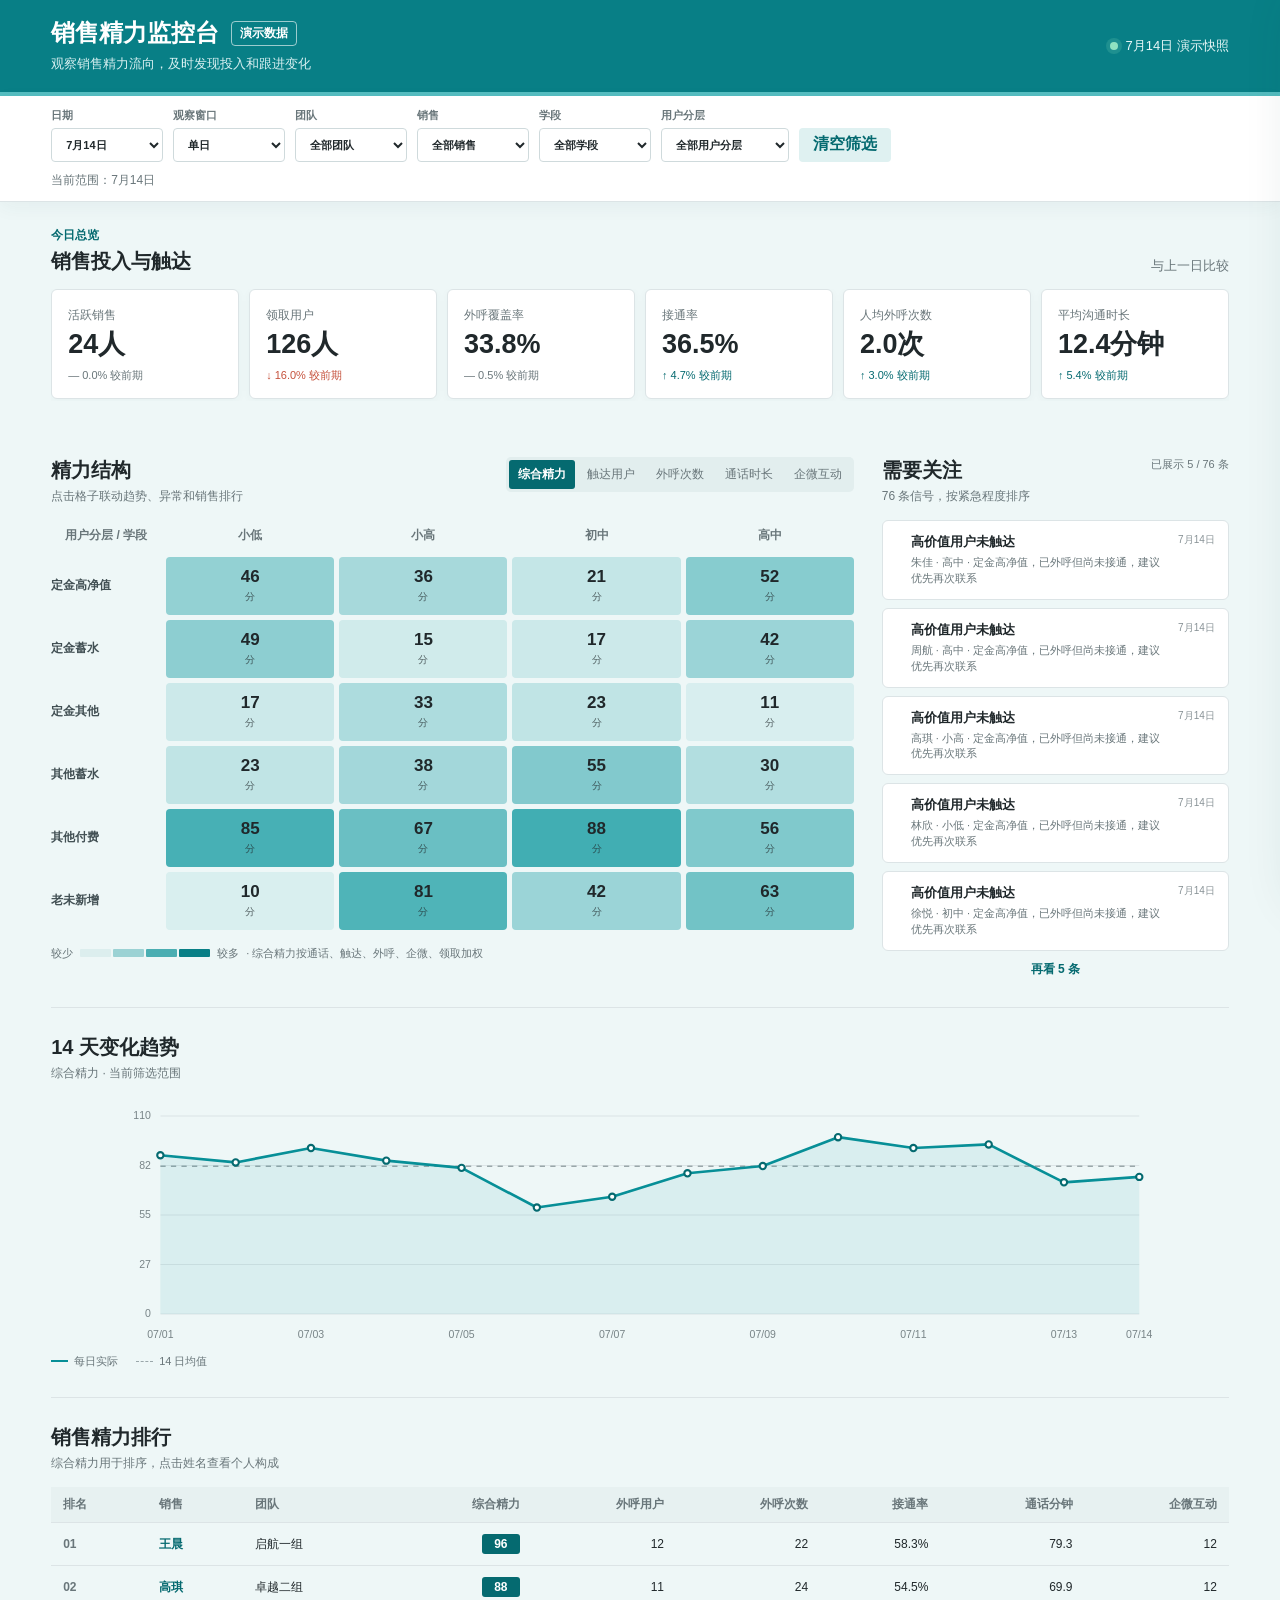
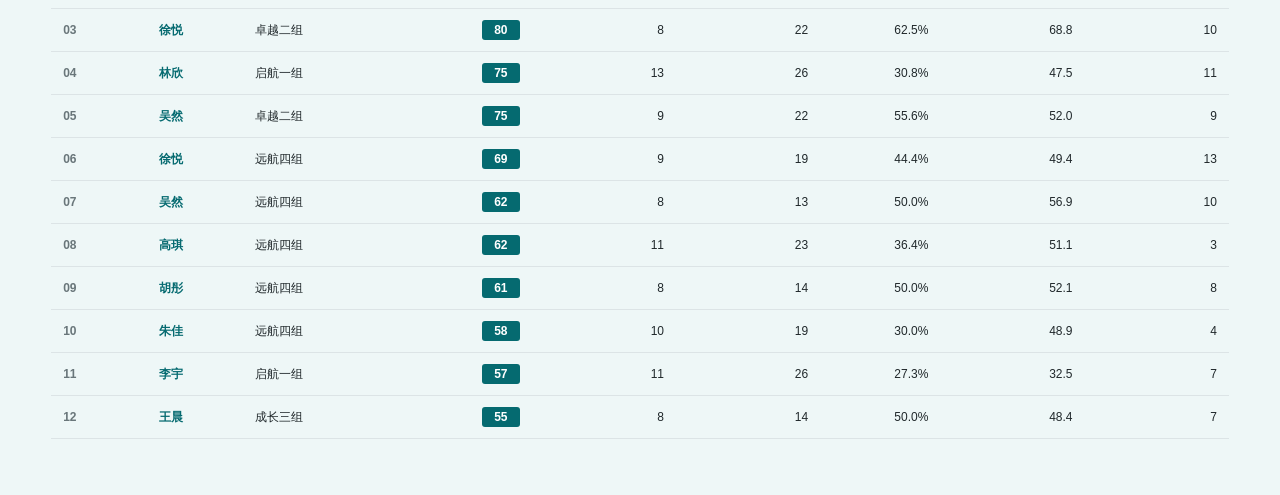
<file: outputs/sales-effort-monitor-demo/index.html>
<!doctype html>
<html lang="zh-CN">
<head>
  <meta charset="utf-8">
  <meta name="viewport" content="width=device-width, initial-scale=1">
  <title>销售精力监控台 · 演示数据</title>
  <link rel="stylesheet" href="styles.css">
  <script defer src="data.js"></script>
  <script defer src="metrics.js"></script>
  <script defer src="app.js"></script>
</head>
<body>
  <header class="app-header">
    <div>
      <div class="brand-line">
        <h1>销售精力监控台</h1>
        <span class="demo-badge">演示数据</span>
      </div>
      <p>观察销售精力流向，及时发现投入和跟进变化</p>
    </div>
    <div class="header-status" aria-label="数据状态">
      <span class="status-dot"></span>
      <span id="data-status">数据已更新</span>
    </div>
  </header>

  <section class="filter-bar" aria-label="筛选条件">
    <label>日期<select id="filter-date"></select></label>
    <label>观察窗口<select id="filter-window">
      <option value="1">单日</option>
      <option value="7">近 7 日</option>
      <option value="14">近 14 日</option>
    </select></label>
    <label>团队<select id="filter-team"></select></label>
    <label>销售<select id="filter-salesperson"></select></label>
    <label>学段<select id="filter-stage"></select></label>
    <label>用户分层<select id="filter-layer"></select></label>
    <button id="reset-filters" class="text-button" type="button">清空筛选</button>
    <p id="filter-summary" class="filter-summary" aria-live="polite"></p>
  </section>

  <main>
    <section class="section-heading overview-heading">
      <div>
        <span class="section-kicker">今日总览</span>
        <h2>销售投入与触达</h2>
      </div>
      <p id="period-label"></p>
    </section>
    <section id="kpi-strip" class="kpi-strip" aria-label="核心状态"></section>

    <section class="analysis-grid">
      <div id="effort-heatmap" class="analysis-panel"></div>
      <div id="anomaly-list" class="analysis-panel"></div>
    </section>

    <section id="effort-trend" class="analysis-panel wide-panel"></section>
    <section id="sales-ranking" class="analysis-panel wide-panel"></section>
  </main>

  <aside id="sales-drawer" aria-hidden="true"></aside>
  <div id="drawer-backdrop" class="drawer-backdrop" hidden></div>

  <template id="loading-template">
    <div class="loading-state"><span></span><p>正在整理演示数据...</p></div>
  </template>
</body>
</html>
</file>
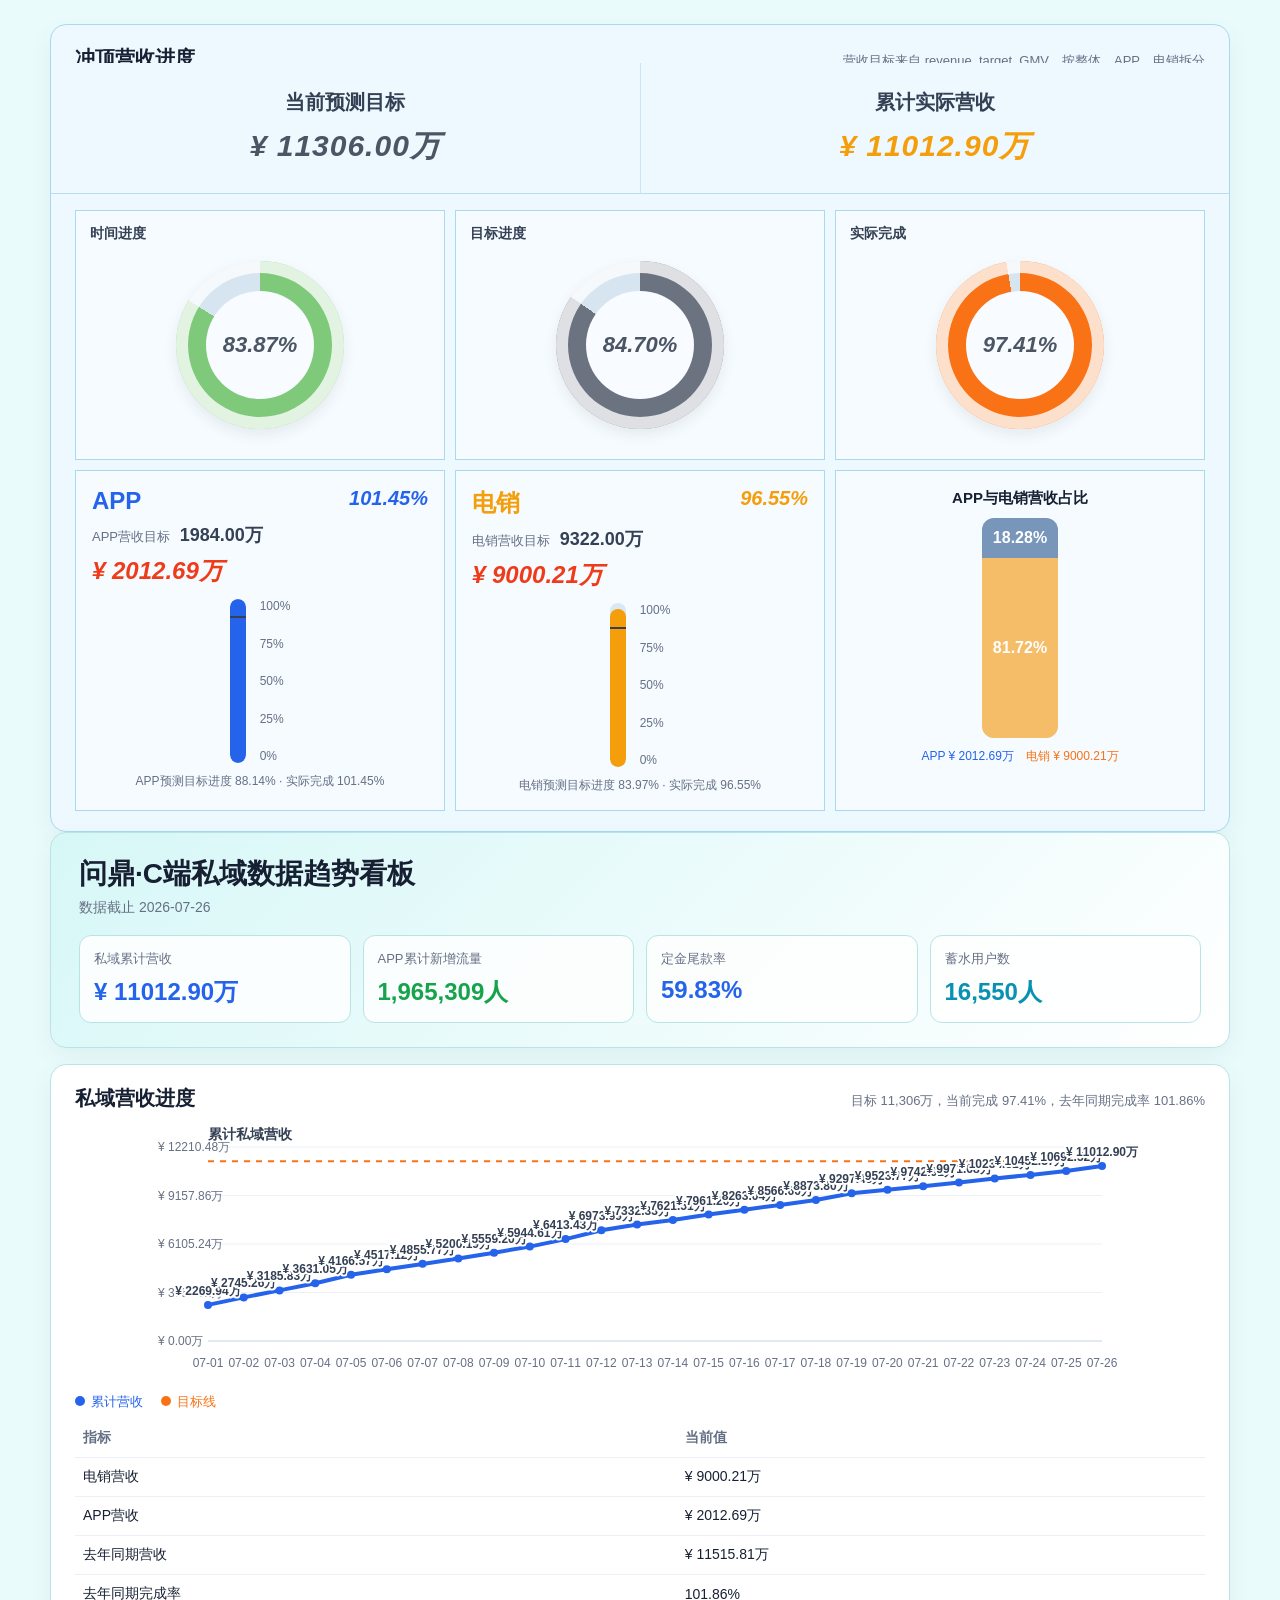
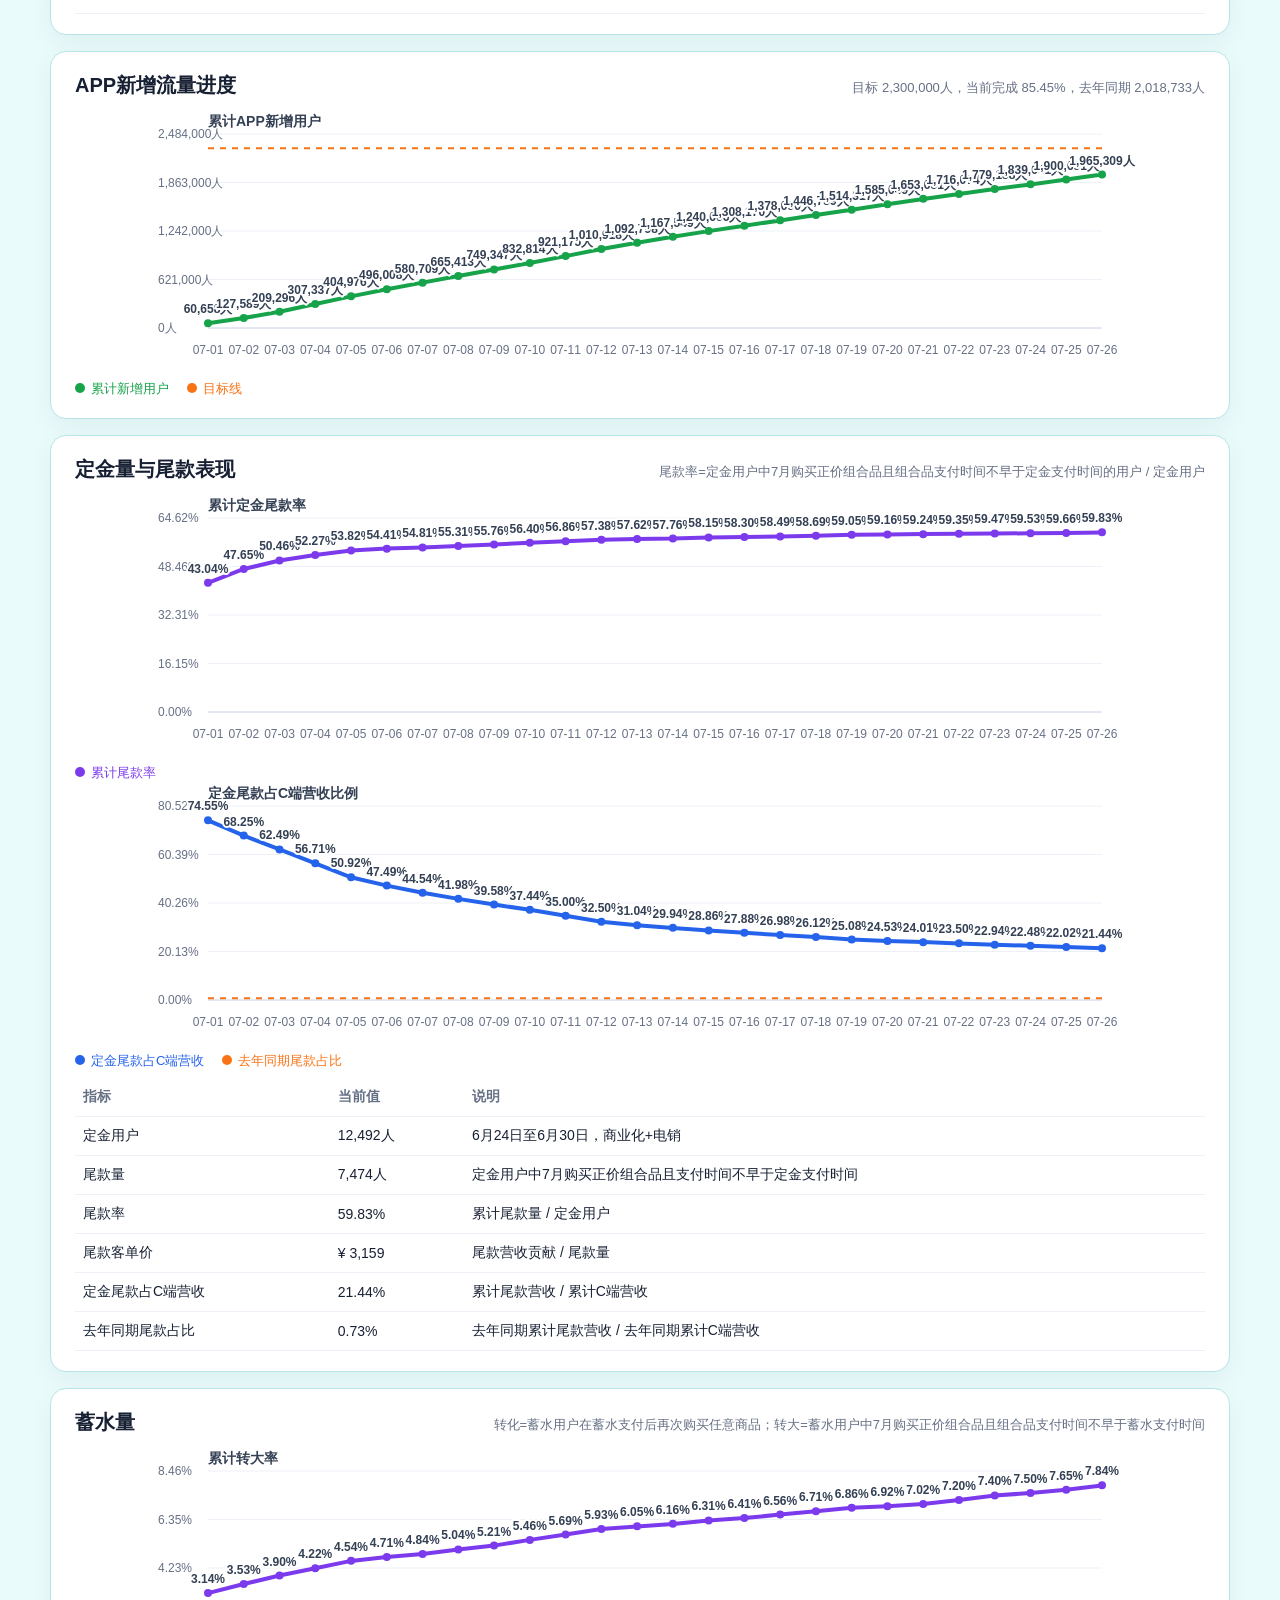
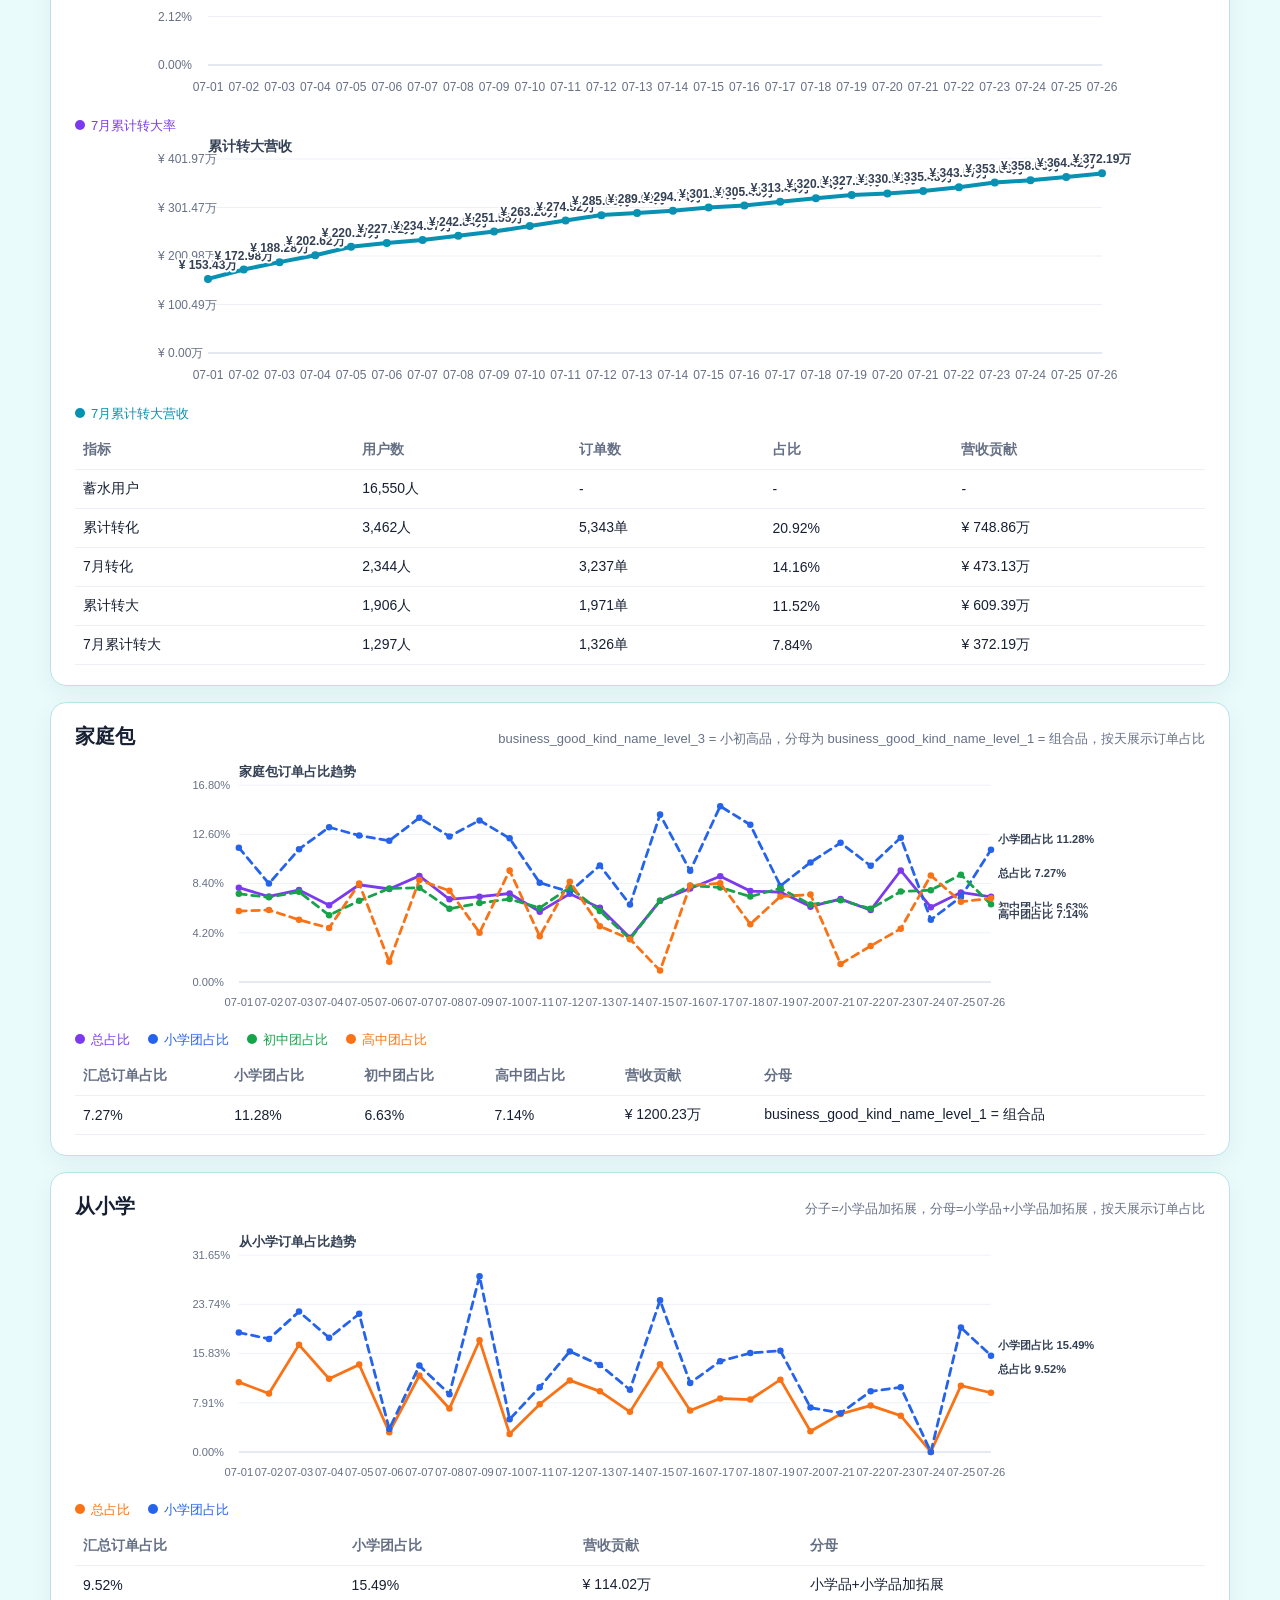
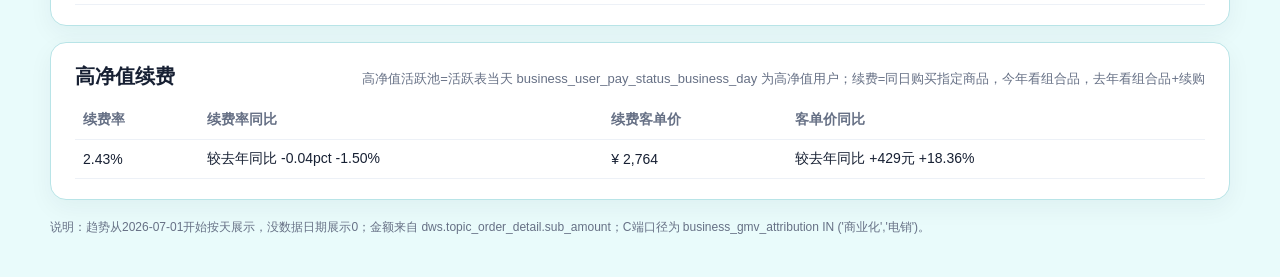
<file: independent_reports/c_end_private_metrics/public/index.html>
<!doctype html>
<html lang="zh-CN">
<head>
  <meta charset="utf-8">
  <meta name="viewport" content="width=device-width, initial-scale=1">
  <title>问鼎·C端私域数据趋势看板</title>
  <style>
    :root { --ink:#172033; --muted:#667085; --line:#b8e4e7; --blue:#2563eb; --green:#16a34a; --cyan:#0891b2; --orange:#f97316; --purple:#7c3aed; --bg:#e9fbfb; --card:#fff; }
    * { box-sizing:border-box; }
    body { margin:0; font-family:-apple-system,BlinkMacSystemFont,"Segoe UI","PingFang SC","Microsoft YaHei",sans-serif; color:var(--ink); background:var(--bg); }
    main { width:min(1180px, calc(100vw - 32px)); margin:24px auto 40px; }
    header, section { background:var(--card); border:1px solid var(--line); border-radius:16px; box-shadow:0 8px 24px rgba(23,32,51,.05); }
    header { padding:24px 28px; background:linear-gradient(135deg,#d7f7f7,#fff); }
    h1 { margin:0; font-size:28px; line-height:1.2; letter-spacing:0; }
    h2 { margin:0; font-size:20px; line-height:1.3; }
    .sub, .hint, footer { color:var(--muted); }
    .sub { margin-top:8px; font-size:14px; }
    .snapshot-notice { margin:12px 0 0; padding:10px 14px; border:1px solid #f7c873; border-radius:10px; background:#fff8e8; color:#8a5a00; font-size:13px; }
    .snapshot-notice[hidden] { display:none; }
    .summary { display:grid; grid-template-columns:repeat(4,1fr); gap:12px; margin-top:18px; }
    .metric { background:rgba(255,255,255,.85); border:1px solid var(--line); border-radius:12px; padding:14px; }
    .label { color:var(--muted); font-size:13px; }
    .value { margin-top:8px; font-size:24px; font-weight:760; }
    section { margin-top:16px; padding:20px 24px; }
    .head { display:flex; align-items:baseline; justify-content:space-between; gap:16px; margin-bottom:12px; }
    .hint { font-size:13px; text-align:right; }
    .chart-wrap { width:100%; overflow-x:auto; }
    svg { width:100%; min-width:860px; height:260px; display:block; }
    .axis { stroke:#d0d7e5; stroke-width:1; }
    .grid { stroke:#edf1f7; stroke-width:1; }
    .tick { fill:#667085; font-size:12px; }
    .chart-title { fill:#344054; font-size:14px; font-weight:700; }
    .axis-label { fill:#667085; font-size:12px; font-weight:650; }
    .value-label { fill:#344054; font-size:12px; font-weight:700; paint-order:stroke; stroke:#fff; stroke-width:4px; stroke-linejoin:round; }
    .legend { display:flex; gap:18px; flex-wrap:wrap; margin-top:10px; color:var(--muted); font-size:13px; }
    .legend span::before { content:""; display:inline-block; width:10px; height:10px; margin-right:6px; border-radius:50%; background:currentColor; }
    .blue { color:var(--blue); } .green { color:var(--green); } .cyan { color:var(--cyan); } .orange { color:var(--orange); } .purple { color:var(--purple); }
    table { width:100%; border-collapse:collapse; margin-top:8px; font-size:14px; }
    th,td { border-bottom:1px solid #edf1f7; padding:10px 8px; text-align:left; white-space:nowrap; }
    th { color:var(--muted); font-weight:650; }
    h3 { margin:18px 0 8px; font-size:15px; line-height:1.4; }
    code { font-family:"SFMono-Regular","Consolas","Liberation Mono",monospace; font-size:.92em; color:#30405f; }
    .field-note { margin:0 0 10px; color:var(--muted); font-size:13px; line-height:1.6; }
    .progress-note { margin:0 0 10px; color:var(--muted); font-size:13px; line-height:1.6; }
    .field-table td:nth-child(2) { white-space:normal; line-height:1.55; }
    .progress-table td:not(:first-child), .progress-table th:not(:first-child) { text-align:right; }
    .summary-row td { font-weight:760; background:#f8fbff; }
    .revenue-visual { background:#eef8ff; border-color:#a9d8f1; }
    .revenue-hero { display:grid; grid-template-columns:1fr 1fr; gap:1px; margin:-20px -24px 16px; border-bottom:1px solid #b9def2; background:#c7e5f7; }
    .headline-number { background:#eef8ff; padding:26px 32px; text-align:center; }
    .headline-number span { display:block; color:#344054; font-weight:760; font-size:20px; }
    .headline-number strong { display:block; margin-top:10px; color:#4b5563; font-size:30px; font-style:italic; letter-spacing:1px; }
    .headline-number.right strong { color:#f59e0b; }
    .dial-grid { display:grid; grid-template-columns:repeat(3,1fr); gap:10px; }
    .revenue-dial-card { min-height:250px; border:1px solid #a9d8f1; background:#f6fbff; padding:14px; text-align:center; }
    .dial-title { color:#344054; font-weight:700; text-align:left; font-size:14px; }
    .revenue-dial { width:168px; height:168px; margin:18px auto 0; border-radius:50%; background:conic-gradient(var(--tone) 0 var(--pct), #d7e5f0 var(--pct) 100%); display:grid; place-items:center; box-shadow:inset 0 0 0 12px rgba(255,255,255,.78), 0 6px 14px rgba(23,32,51,.08); }
    .dial-inner { width:108px; height:108px; border-radius:50%; background:#f8fbff; display:grid; place-items:center; color:#4b5563; }
    .dial-inner strong { font-size:22px; font-style:italic; }
    .channel-visuals { display:grid; grid-template-columns:repeat(3,1fr); gap:10px; margin-top:10px; }
    .channel-grid { display:contents; }
    .channel-meter, .mix-panel { border:1px solid #a9d8f1; background:#f6fbff; padding:16px; min-height:270px; }
    .meter-head { display:flex; justify-content:space-between; gap:12px; align-items:flex-start; }
    .meter-title { font-size:24px; font-weight:800; }
    .meter-kv { margin-top:8px; color:#667085; font-size:13px; }
    .meter-kv strong { color:#344054; font-size:18px; margin-left:6px; }
    .meter-money { margin-top:8px; color:#ef3b1a; font-weight:850; font-size:24px; font-style:italic; }
    .meter-pct { font-size:20px; font-weight:850; font-style:italic; }
    .meter-body { display:flex; justify-content:center; gap:14px; align-items:center; margin-top:12px; }
    .thermo { position:relative; width:16px; height:164px; border-radius:10px; background:#d9e8f2; overflow:hidden; }
    .thermo-fill { position:absolute; left:0; right:0; bottom:0; border-radius:10px; min-height:4px; }
    .thermo-target { position:absolute; left:-4px; right:-4px; height:2px; background:#344054; z-index:2; }
    .meter-scale { height:164px; display:flex; flex-direction:column; justify-content:space-between; color:#667085; font-size:12px; }
    .meter-foot { color:var(--muted); font-size:12px; text-align:center; margin-top:10px; }
    .mix-panel h3 { text-align:center; margin-top:0; }
    .mix-bar { height:220px; width:76px; margin:10px auto; display:flex; flex-direction:column; justify-content:flex-end; border-radius:12px; overflow:hidden; background:#d9e8f2; }
    .mix-bar div { display:grid; place-items:center; min-height:28px; color:white; font-weight:700; }
    .mix-app { background:#7896ba; }
    .mix-sale { background:#f6bd68; }
    .mix-legend { display:flex; justify-content:center; gap:12px; flex-wrap:wrap; font-size:12px; color:var(--muted); }
    footer { font-size:12px; margin-top:18px; line-height:1.6; }
    @media (max-width:900px) { .dial-grid, .channel-visuals, .channel-grid, .revenue-hero { grid-template-columns:1fr; } .revenue-hero { margin:-16px -16px 16px; } }
    @media (max-width:760px) { main { width:min(100vw - 20px,1180px); margin-top:12px; } header,section { padding:16px; border-radius:12px; } .summary { grid-template-columns:repeat(2,1fr); } h1 { font-size:22px; } .value { font-size:20px; } .headline-number strong { font-size:24px; } }
  </style>
</head>
<body>
  <main>

    <section class="revenue-visual">
      <div class="head">
        <h2>冲顶营收进度</h2>
        <div class="hint">营收目标来自 revenue_target_GMV，按整体、APP、电销拆分</div>
      </div>
      <div id="revenue_progress_visual">
        <div class="revenue-hero">
          <div class="headline-number">
            <span>当前预测目标</span>
            <strong>¥ 11306.00万</strong>
          </div>
          <div class="headline-number right">
            <span>累计实际营收</span>
            <strong>¥ 11012.90万</strong>
          </div>
        </div>
        <div class="dial-grid">
          
        <div class="revenue-dial-card">
          <div class="dial-title">时间进度</div>
          <div class="revenue-dial" style="--pct:83.87%;--tone:#7fc97b;">
            <div class="dial-inner">
              <strong>83.87%</strong>
            </div>
          </div>
        </div>
          
        <div class="revenue-dial-card">
          <div class="dial-title">目标进度</div>
          <div class="revenue-dial" style="--pct:84.70%;--tone:#6b7280;">
            <div class="dial-inner">
              <strong>84.70%</strong>
            </div>
          </div>
        </div>
          
        <div class="revenue-dial-card">
          <div class="dial-title">实际完成</div>
          <div class="revenue-dial" style="--pct:97.41%;--tone:#f97316;">
            <div class="dial-inner">
              <strong>97.41%</strong>
            </div>
          </div>
        </div>
        </div>
        <div class="channel-visuals">
          <div class="channel-grid">
            
        <div class="channel-meter">
          <div class="meter-head">
            <div>
              <div class="meter-title" style="color:#2563eb;">APP</div>
              <div class="meter-kv">APP营收目标 <strong>1984.00万</strong></div>
              <div class="meter-money">¥ 2012.69万</div>
            </div>
            <div class="meter-pct" style="color:#2563eb;">101.45%</div>
          </div>
          <div class="meter-body">
            <div class="thermo">
              <div class="thermo-target" style="bottom:88.14%;"></div>
              <div class="thermo-fill" style="height:100.00%;background:#2563eb;"></div>
            </div>
            <div class="meter-scale">
              <span>100%</span><span>75%</span><span>50%</span><span>25%</span><span>0%</span>
            </div>
          </div>
          <div class="meter-foot">APP预测目标进度 88.14% · 实际完成 101.45%</div>
        </div>
        <div class="channel-meter">
          <div class="meter-head">
            <div>
              <div class="meter-title" style="color:#f59e0b;">电销</div>
              <div class="meter-kv">电销营收目标 <strong>9322.00万</strong></div>
              <div class="meter-money">¥ 9000.21万</div>
            </div>
            <div class="meter-pct" style="color:#f59e0b;">96.55%</div>
          </div>
          <div class="meter-body">
            <div class="thermo">
              <div class="thermo-target" style="bottom:83.97%;"></div>
              <div class="thermo-fill" style="height:96.55%;background:#f59e0b;"></div>
            </div>
            <div class="meter-scale">
              <span>100%</span><span>75%</span><span>50%</span><span>25%</span><span>0%</span>
            </div>
          </div>
          <div class="meter-foot">电销预测目标进度 83.97% · 实际完成 96.55%</div>
        </div>
          </div>
          <div class="mix-panel">
            <h3>APP与电销营收占比</h3>
            <div class="mix-bar">
              <div class="mix-app" style="flex-basis:18.28%;">18.28%</div>
              <div class="mix-sale" style="flex-basis:81.72%;">81.72%</div>
            </div>
            <div class="mix-legend"><span class="blue">APP ¥ 2012.69万</span><span class="orange">电销 ¥ 9000.21万</span></div>
          </div>
        </div>
      </div>
    </section>
    <header>
      <h1>问鼎·C端私域数据趋势看板</h1>
      <div class="sub" id="report_day_text">数据截止 2026-07-26</div>
      <div class="summary">
        <div class="metric"><div class="label">私域累计营收</div><div class="value blue" id="summary_revenue">¥ 11012.90万</div></div>
        <div class="metric"><div class="label">APP累计新增流量</div><div class="value green" id="summary_app_flow">1,965,309人</div></div>
        <div class="metric"><div class="label">定金尾款率</div><div class="value blue" id="summary_deposit_tail_rate">59.83%</div></div>
        <div class="metric"><div class="label">蓄水用户数</div><div class="value cyan" id="summary_reservoir_users">16,550人</div></div>
      </div>
    </header>
    <div id="snapshot_notice" class="snapshot-notice" role="status" hidden></div>
    <section><div class="head"><h2>私域营收进度</h2><div class="hint" id="hint_revenue">目标 11,306万，当前完成 97.41%，去年同期完成率 101.86%</div></div><div class="chart-wrap"><svg id="revenue_amount"></svg></div><div class="legend"><span class="blue">累计营收</span><span class="orange">目标线</span></div><table><thead><tr><th>指标</th><th>当前值</th></tr></thead><tbody><tr><td>电销营收</td><td id="revenue_telesale_value">¥ 9000.21万</td></tr><tr><td>APP营收</td><td id="revenue_app_value">¥ 2012.69万</td></tr><tr><td>去年同期营收</td><td id="last_year_revenue_value">¥ 11515.81万</td></tr><tr><td>去年同期完成率</td><td id="last_year_progress_value">101.86%</td></tr></tbody></table></section>
    <section><div class="head"><h2>APP新增流量进度</h2><div class="hint" id="hint_app_flow">目标 2,300,000人，当前完成 85.45%</div></div><div class="chart-wrap"><svg id="app_new_users"></svg></div><div class="legend"><span class="green">累计新增用户</span><span class="orange">目标线</span></div></section>
    <section><div class="head"><h2>定金量与尾款表现</h2><div class="hint" id="hint_deposit">尾款率=定金用户中7月购买正价组合品且组合品支付时间不早于定金支付时间的用户 / 定金用户</div></div><div class="chart-wrap"><svg id="deposit_tail_rate"></svg></div><div class="legend"><span class="purple">累计尾款率</span></div><div class="chart-wrap"><svg id="deposit_tail_revenue_share"></svg></div><div class="legend"><span class="blue">定金尾款占C端营收</span><span class="orange">去年同期尾款占比</span></div><table><thead><tr><th>指标</th><th>当前值</th><th>说明</th></tr></thead><tbody><tr><td>定金用户</td><td id="deposit_users_value">12,492人</td><td>6月24日至6月30日，商业化+电销</td></tr><tr><td>尾款量</td><td id="deposit_tail_users_value">7,474人</td><td>定金用户中7月购买正价组合品且支付时间不早于定金支付时间</td></tr><tr><td>尾款率</td><td id="deposit_tail_rate_value">59.83%</td><td>累计尾款量 / 定金用户</td></tr><tr><td>尾款客单价</td><td id="deposit_tail_aov_value">¥ 3,159</td><td>尾款营收贡献 / 尾款量</td></tr><tr><td>定金尾款占C端营收</td><td id="deposit_tail_revenue_share_value">21.44%</td><td>累计尾款营收 / 累计C端营收</td></tr><tr><td>去年同期尾款占比</td><td id="deposit_last_year_tail_revenue_share_value">0.73%</td><td>去年同期累计尾款营收 / 去年同期累计C端营收</td></tr></tbody></table></section>
    <section><div class="head"><h2>蓄水量</h2><div class="hint" id="hint_reservoir">蓄水用户=5/22-6/30购买同步课加培优课流量品用户；转化=蓄水支付后再次购买任意商品；转大=购买正价组合品</div></div><div class="chart-wrap"><svg id="reservoir_tail_rate"></svg></div><div class="legend"><span class="purple">7月累计转大率</span></div><div class="chart-wrap"><svg id="reservoir_revenue"></svg></div><div class="legend"><span class="cyan">7月累计转大营收</span></div><table><thead><tr><th>指标</th><th>用户数</th><th>订单数</th><th>占比</th><th>营收贡献</th></tr></thead><tbody><tr><td>蓄水用户</td><td id="reservoir_users_value">16,550人</td><td>-</td><td>-</td><td>-</td></tr><tr><td>累计转化</td><td id="reservoir_conversion_users_value">3,462人</td><td id="reservoir_conversion_orders_value">5,343单</td><td id="reservoir_conversion_rate_value">20.92%</td><td id="reservoir_conversion_revenue_value">¥ 748.86万</td></tr><tr><td>7月转化</td><td id="reservoir_july_conversion_users_value">2,344人</td><td id="reservoir_july_conversion_orders_value">3,237单</td><td id="reservoir_july_conversion_rate_value">14.16%</td><td id="reservoir_july_conversion_revenue_value">¥ 473.13万</td></tr><tr><td>累计转大</td><td id="reservoir_total_tail_users_value">1,906人</td><td id="reservoir_total_tail_orders_value">1,971单</td><td id="reservoir_total_tail_rate_value">11.52%</td><td id="reservoir_total_revenue_value">¥ 609.39万</td></tr><tr><td>7月累计转大</td><td id="reservoir_tail_users_value">1,297人</td><td id="reservoir_tail_orders_value">1,326单</td><td id="reservoir_tail_rate_value">7.84%</td><td id="reservoir_revenue_value">¥ 372.19万</td></tr></tbody></table></section>
    <section><div class="head"><h2>家庭包</h2><div class="hint" id="hint_family">business_good_kind_name_level_3 = 小初高品，分母为 business_good_kind_name_level_1 = 组合品，按天展示订单占比</div></div><div class="chart-wrap"><svg id="family_order_share"></svg></div><div class="legend"><span class="purple">总占比</span><span class="blue">小学团占比</span><span class="green">初中团占比</span><span class="orange">高中团占比</span></div><table><thead><tr><th>汇总订单占比</th><th>小学团占比</th><th>初中团占比</th><th>高中团占比</th><th>营收贡献</th><th>分母</th></tr></thead><tbody><tr><td id="family_order_share_value">7.27%</td><td id="family_primary_share">11.28%</td><td id="family_middle_share">6.63%</td><td id="family_high_share">7.14%</td><td id="family_revenue_value">¥ 1200.23万</td><td>business_good_kind_name_level_1 = 组合品</td></tr></tbody></table></section>
    <section><div class="head"><h2>从小学</h2><div class="hint" id="hint_from_primary">分子=小学品加拓展，分母=小学品+小学品加拓展，按天展示订单占比</div></div><div class="chart-wrap"><svg id="from_primary_order_share"></svg></div><div class="legend"><span class="orange">总占比</span><span class="blue">小学团占比</span></div><table><thead><tr><th>汇总订单占比</th><th>小学团占比</th><th>营收贡献</th><th>分母</th></tr></thead><tbody><tr><td id="from_primary_order_share_value">9.52%</td><td id="from_primary_primary_share">15.49%</td><td id="from_primary_revenue_value">¥ 114.02万</td><td>小学品+小学品加拓展</td></tr></tbody></table></section>
    <section><div class="head"><h2>高净值续费</h2><div class="hint" id="hint_high_value_renewal">高净值活跃池=活跃表当天 business_user_pay_status_business_day 为高净值用户；续费=同日购买指定商品，今年看组合品，去年看组合品+续购</div></div><table><thead><tr><th>续费率</th><th>续费率同比</th><th>续费客单价</th><th>客单价同比</th></tr></thead><tbody><tr><td id="high_value_renew_rate_value">2.43%</td><td id="high_value_renew_rate_yoy">较去年同比 -0.04pct -1.50%</td><td id="high_value_renew_aov_value">¥ 2,764</td><td id="high_value_renew_aov_yoy">较去年同比 +429元 +18.36%</td></tr></tbody></table></section>
    <footer>说明：趋势从2026-07-01开始按天展示，没数据日期展示0；金额来自 dws.topic_order_detail.sub_amount；C端口径为 business_gmv_attribution IN ('商业化','电销')。</footer>
  </main>
  <script>
    const fallbackPayload = {"version": 2, "report_day": "2026-07-26", "report_start": "2026-07-01", "report_window_label": "7月", "daily": [{"day": "2026-07-01", "revenue_amount": 22699352.44999998, "revenue_telesale_amount": 21654381.06000001, "revenue_app_amount": 1044971.3899999709, "total_orders": 11011.0, "total_revenue_amount": 21444731.28000102, "deposit_users": 12492.0, "deposit_tail_users": 5377.0, "deposit_tail_revenue": 16923135.9896002, "deposit_tail_total_users": 7474.0, "deposit_tail_total_revenue": 23613528.599600013, "deposit_tail_cumulative_users": 5377.0, "deposit_tail_cumulative_revenue": 16923135.9896002, "reservoir_users": 16550.0, "reservoir_tail_users": 519.0, "reservoir_tail_orders": 521.0, "reservoir_tail_revenue": 1534340.6012, "reservoir_tail_total_users": 1297.0, "reservoir_tail_total_orders": 1326.0, "reservoir_tail_total_revenue": 3721911.0713999993, "reservoir_total_tail_users": 1906.0, "reservoir_total_tail_orders": 1971.0, "reservoir_total_tail_revenue": 6093905.2305999985, "reservoir_conversion_users": 3462.0, "reservoir_conversion_orders": 5343.0, "reservoir_conversion_revenue": 7488550.09, "reservoir_july_conversion_users": 2344.0, "reservoir_july_conversion_orders": 3237.0, "reservoir_july_conversion_revenue": 4731314.3599999985, "reservoir_tail_cumulative_users": 519.0, "reservoir_tail_cumulative_orders": 521.0, "reservoir_tail_cumulative_revenue": 1534340.6012, "reservoir_conversion_cumulative_users": 1927.0, "reservoir_conversion_cumulative_orders": 2758.0, "reservoir_conversion_cumulative_revenue": 4452451.99, "reservoir_july_conversion_cumulative_users": 572.0, "reservoir_july_conversion_cumulative_orders": 652.0, "reservoir_july_conversion_cumulative_revenue": 1695216.2599999998, "family_orders": 502.0, "family_base_orders": 6235.0, "family_revenue": 3065371.6600000095, "family_primary_orders": 151.0, "family_primary_base_orders": 1317.0, "family_middle_orders": 298.0, "family_middle_base_orders": 3957.0, "family_high_orders": 44.0, "family_high_base_orders": 727.0, "from_primary_orders": 77.0, "from_primary_base_orders": 686.0, "from_primary_revenue": 306770.1800000002, "from_primary_primary_orders": 68.0, "from_primary_primary_base_orders": 354.0, "high_value_users": 264019.0, "high_value_renew_users": 6412.0, "high_value_renew_revenue": 17721314.82, "app_new_users": 60658.0, "revenue_amount_cumulative": 22699352.44999998, "app_new_users_cumulative": 60658.0, "deposit_tail_rate_cumulative": 0.43043547870637205, "deposit_tail_revenue_share_cumulative": 0.7455338660817267, "reservoir_tail_rate_cumulative": 0.0313595166163142, "reservoir_conversion_rate_cumulative": 0.11643504531722054, "reservoir_july_conversion_rate_cumulative": 0.034561933534743204, "family_order_share_daily": 0.08051323175621491, "family_primary_share_daily": 0.11465451784358391, "family_middle_share_daily": 0.07530957796310336, "family_high_share_daily": 0.06052269601100413, "from_primary_order_share_daily": 0.11224489795918367, "from_primary_primary_share_daily": 0.192090395480226}, {"day": "2026-07-02", "revenue_amount": 4753206.809999977, "revenue_telesale_amount": 3983566.0899999994, "revenue_app_amount": 769640.7199999782, "total_orders": 5022.0, "total_revenue_amount": 4526214.970000235, "deposit_users": 12492.0, "deposit_tail_users": 5952.0, "deposit_tail_revenue": 18736385.539400134, "deposit_tail_total_users": 7474.0, "deposit_tail_total_revenue": 23613528.599600013, "deposit_tail_cumulative_users": 5952.0, "deposit_tail_cumulative_revenue": 18736385.539400134, "reservoir_users": 16550.0, "reservoir_tail_users": 585.0, "reservoir_tail_orders": 590.0, "reservoir_tail_revenue": 1729843.5431, "reservoir_tail_total_users": 1297.0, "reservoir_tail_total_orders": 1326.0, "reservoir_tail_total_revenue": 3721911.0713999993, "reservoir_total_tail_users": 1906.0, "reservoir_total_tail_orders": 1971.0, "reservoir_total_tail_revenue": 6093905.2305999985, "reservoir_conversion_users": 3462.0, "reservoir_conversion_orders": 5343.0, "reservoir_conversion_revenue": 7488550.09, "reservoir_july_conversion_users": 2344.0, "reservoir_july_conversion_orders": 3237.0, "reservoir_july_conversion_revenue": 4731314.3599999985, "reservoir_tail_cumulative_users": 585.0, "reservoir_tail_cumulative_orders": 590.0, "reservoir_tail_cumulative_revenue": 1729843.5431, "reservoir_conversion_cumulative_users": 1994.0, "reservoir_conversion_cumulative_orders": 2907.0, "reservoir_conversion_cumulative_revenue": 4690763.620000001, "reservoir_july_conversion_cumulative_users": 688.0, "reservoir_july_conversion_cumulative_orders": 801.0, "reservoir_july_conversion_cumulative_revenue": 1933527.8899999997, "family_orders": 86.0, "family_base_orders": 1178.0, "family_revenue": 494942.3799999995, "family_primary_orders": 20.0, "family_primary_base_orders": 238.0, "family_middle_orders": 51.0, "family_middle_base_orders": 706.0, "family_high_orders": 7.0, "family_high_base_orders": 114.0, "from_primary_orders": 11.0, "from_primary_base_orders": 117.0, "from_primary_revenue": 40053.99999999999, "from_primary_primary_orders": 10.0, "from_primary_primary_base_orders": 55.0, "high_value_users": 264019.0, "high_value_renew_users": 6412.0, "high_value_renew_revenue": 17721314.82, "app_new_users": 66931.0, "revenue_amount_cumulative": 27452559.259999957, "app_new_users_cumulative": 127589.0, "deposit_tail_rate_cumulative": 0.47646493756003844, "deposit_tail_revenue_share_cumulative": 0.6825005043045361, "reservoir_tail_rate_cumulative": 0.035347432024169186, "reservoir_conversion_rate_cumulative": 0.12048338368580061, "reservoir_july_conversion_rate_cumulative": 0.041570996978851964, "family_order_share_daily": 0.0730050933786078, "family_primary_share_daily": 0.08403361344537816, "family_middle_share_daily": 0.07223796033994334, "family_high_share_daily": 0.06140350877192982, "from_primary_order_share_daily": 0.09401709401709402, "from_primary_primary_share_daily": 0.18181818181818182}, {"day": "2026-07-03", "revenue_amount": 4405749.089999985, "revenue_telesale_amount": 3570556.6799999997, "revenue_app_amount": 835192.4099999851, "total_orders": 4707.0, "total_revenue_amount": 4119777.5800001435, "deposit_users": 12492.0, "deposit_tail_users": 6304.0, "deposit_tail_revenue": 19908063.9115001, "deposit_tail_total_users": 7474.0, "deposit_tail_total_revenue": 23613528.599600013, "deposit_tail_cumulative_users": 6304.0, "deposit_tail_cumulative_revenue": 19908063.9115001, "reservoir_users": 16550.0, "reservoir_tail_users": 646.0, "reservoir_tail_orders": 651.0, "reservoir_tail_revenue": 1882843.9979999997, "reservoir_tail_total_users": 1297.0, "reservoir_tail_total_orders": 1326.0, "reservoir_tail_total_revenue": 3721911.0713999993, "reservoir_total_tail_users": 1906.0, "reservoir_total_tail_orders": 1971.0, "reservoir_total_tail_revenue": 6093905.2305999985, "reservoir_conversion_users": 3462.0, "reservoir_conversion_orders": 5343.0, "reservoir_conversion_revenue": 7488550.09, "reservoir_july_conversion_users": 2344.0, "reservoir_july_conversion_orders": 3237.0, "reservoir_july_conversion_revenue": 4731314.3599999985, "reservoir_tail_cumulative_users": 646.0, "reservoir_tail_cumulative_orders": 651.0, "reservoir_tail_cumulative_revenue": 1882843.9979999997, "reservoir_conversion_cumulative_users": 2071.0, "reservoir_conversion_cumulative_orders": 3039.0, "reservoir_conversion_cumulative_revenue": 4894566.68, "reservoir_july_conversion_cumulative_users": 794.0, "reservoir_july_conversion_cumulative_orders": 933.0, "reservoir_july_conversion_cumulative_revenue": 2137330.9499999997, "family_orders": 80.0, "family_base_orders": 1019.0, "family_revenue": 484033.49000000005, "family_primary_orders": 23.0, "family_primary_base_orders": 203.0, "family_middle_orders": 45.0, "family_middle_base_orders": 585.0, "family_high_orders": 6.0, "family_high_base_orders": 113.0, "from_primary_orders": 20.0, "from_primary_base_orders": 116.0, "from_primary_revenue": 77685.05, "from_primary_primary_orders": 14.0, "from_primary_primary_base_orders": 62.0, "high_value_users": 264019.0, "high_value_renew_users": 6412.0, "high_value_renew_revenue": 17721314.82, "app_new_users": 81707.0, "revenue_amount_cumulative": 31858308.349999942, "app_new_users_cumulative": 209296.0, "deposit_tail_rate_cumulative": 0.5046429715017611, "deposit_tail_revenue_share_cumulative": 0.6248939426659839, "reservoir_tail_rate_cumulative": 0.03903323262839879, "reservoir_conversion_rate_cumulative": 0.1251359516616314, "reservoir_july_conversion_rate_cumulative": 0.04797583081570997, "family_order_share_daily": 0.07850834151128558, "family_primary_share_daily": 0.11330049261083744, "family_middle_share_daily": 0.07692307692307693, "family_high_share_daily": 0.05309734513274336, "from_primary_order_share_daily": 0.1724137931034483, "from_primary_primary_share_daily": 0.22580645161290322}, {"day": "2026-07-04", "revenue_amount": 4452195.189999974, "revenue_telesale_amount": 3543065.5699999994, "revenue_app_amount": 909129.619999975, "total_orders": 5199.0, "total_revenue_amount": 4329036.700000187, "deposit_users": 12492.0, "deposit_tail_users": 6529.0, "deposit_tail_revenue": 20593033.266500108, "deposit_tail_total_users": 7474.0, "deposit_tail_total_revenue": 23613528.599600013, "deposit_tail_cumulative_users": 6529.0, "deposit_tail_cumulative_revenue": 20593033.266500108, "reservoir_users": 16550.0, "reservoir_tail_users": 699.0, "reservoir_tail_orders": 705.0, "reservoir_tail_revenue": 2026198.9072, "reservoir_tail_total_users": 1297.0, "reservoir_tail_total_orders": 1326.0, "reservoir_tail_total_revenue": 3721911.0713999993, "reservoir_total_tail_users": 1906.0, "reservoir_total_tail_orders": 1971.0, "reservoir_total_tail_revenue": 6093905.2305999985, "reservoir_conversion_users": 3462.0, "reservoir_conversion_orders": 5343.0, "reservoir_conversion_revenue": 7488550.09, "reservoir_july_conversion_users": 2344.0, "reservoir_july_conversion_orders": 3237.0, "reservoir_july_conversion_revenue": 4731314.3599999985, "reservoir_tail_cumulative_users": 699.0, "reservoir_tail_cumulative_orders": 705.0, "reservoir_tail_cumulative_revenue": 2026198.9072, "reservoir_conversion_cumulative_users": 2151.0, "reservoir_conversion_cumulative_orders": 3182.0, "reservoir_conversion_cumulative_revenue": 5087427.869999999, "reservoir_july_conversion_cumulative_users": 906.0, "reservoir_july_conversion_cumulative_orders": 1076.0, "reservoir_july_conversion_cumulative_revenue": 2330192.1399999997, "family_orders": 72.0, "family_base_orders": 1099.0, "family_revenue": 439674.0499999998, "family_primary_orders": 28.0, "family_primary_base_orders": 212.0, "family_middle_orders": 35.0, "family_middle_base_orders": 614.0, "family_high_orders": 6.0, "family_high_base_orders": 130.0, "from_primary_orders": 12.0, "from_primary_base_orders": 102.0, "from_primary_revenue": 50366.74, "from_primary_primary_orders": 9.0, "from_primary_primary_base_orders": 49.0, "high_value_users": 264019.0, "high_value_renew_users": 6412.0, "high_value_renew_revenue": 17721314.82, "app_new_users": 98041.0, "revenue_amount_cumulative": 36310503.53999992, "app_new_users_cumulative": 307337.0, "deposit_tail_rate_cumulative": 0.5226544988792827, "deposit_tail_revenue_share_cumulative": 0.5671370886888052, "reservoir_tail_rate_cumulative": 0.04223564954682779, "reservoir_conversion_rate_cumulative": 0.12996978851963747, "reservoir_july_conversion_rate_cumulative": 0.05474320241691843, "family_order_share_daily": 0.06551410373066424, "family_primary_share_daily": 0.1320754716981132, "family_middle_share_daily": 0.057003257328990226, "family_high_share_daily": 0.046153846153846156, "from_primary_order_share_daily": 0.11764705882352941, "from_primary_primary_share_daily": 0.1836734693877551}, {"day": "2026-07-05", "revenue_amount": 5355185.859999965, "revenue_telesale_amount": 4307037.549999999, "revenue_app_amount": 1048148.309999966, "total_orders": 6151.0, "total_revenue_amount": 5153588.600000216, "deposit_users": 12492.0, "deposit_tail_users": 6723.0, "deposit_tail_revenue": 21217817.28330015, "deposit_tail_total_users": 7474.0, "deposit_tail_total_revenue": 23613528.599600013, "deposit_tail_cumulative_users": 6723.0, "deposit_tail_cumulative_revenue": 21217817.28330015, "reservoir_users": 16550.0, "reservoir_tail_users": 752.0, "reservoir_tail_orders": 760.0, "reservoir_tail_revenue": 2201656.049, "reservoir_tail_total_users": 1297.0, "reservoir_tail_total_orders": 1326.0, "reservoir_tail_total_revenue": 3721911.0713999993, "reservoir_total_tail_users": 1906.0, "reservoir_total_tail_orders": 1971.0, "reservoir_total_tail_revenue": 6093905.2305999985, "reservoir_conversion_users": 3462.0, "reservoir_conversion_orders": 5343.0, "reservoir_conversion_revenue": 7488550.09, "reservoir_july_conversion_users": 2344.0, "reservoir_july_conversion_orders": 3237.0, "reservoir_july_conversion_revenue": 4731314.3599999985, "reservoir_tail_cumulative_users": 752.0, "reservoir_tail_cumulative_orders": 760.0, "reservoir_tail_cumulative_revenue": 2201656.049, "reservoir_conversion_cumulative_users": 2241.0, "reservoir_conversion_cumulative_orders": 3321.0, "reservoir_conversion_cumulative_revenue": 5304717.140000001, "reservoir_july_conversion_cumulative_users": 1006.0, "reservoir_july_conversion_cumulative_orders": 1215.0, "reservoir_july_conversion_cumulative_revenue": 2547481.41, "family_orders": 104.0, "family_base_orders": 1253.0, "family_revenue": 630774.6399999995, "family_primary_orders": 36.0, "family_primary_base_orders": 288.0, "family_middle_orders": 48.0, "family_middle_base_orders": 692.0, "family_high_orders": 11.0, "family_high_base_orders": 131.0, "from_primary_orders": 17.0, "from_primary_base_orders": 121.0, "from_primary_revenue": 70700.0, "from_primary_primary_orders": 14.0, "from_primary_primary_base_orders": 63.0, "high_value_users": 264019.0, "high_value_renew_users": 6412.0, "high_value_renew_revenue": 17721314.82, "app_new_users": 97639.0, "revenue_amount_cumulative": 41665689.39999988, "app_new_users_cumulative": 404976.0, "deposit_tail_rate_cumulative": 0.5381844380403458, "deposit_tail_revenue_share_cumulative": 0.5092395587075108, "reservoir_tail_rate_cumulative": 0.0454380664652568, "reservoir_conversion_rate_cumulative": 0.13540785498489427, "reservoir_july_conversion_rate_cumulative": 0.06078549848942598, "family_order_share_daily": 0.08300079808459697, "family_primary_share_daily": 0.125, "family_middle_share_daily": 0.06936416184971098, "family_high_share_daily": 0.08396946564885496, "from_primary_order_share_daily": 0.14049586776859505, "from_primary_primary_share_daily": 0.2222222222222222}, {"day": "2026-07-06", "revenue_amount": 3505527.9999999627, "revenue_telesale_amount": 2527286.499999999, "revenue_app_amount": 978241.4999999638, "total_orders": 5366.0, "total_revenue_amount": 3377615.5700001614, "deposit_users": 12492.0, "deposit_tail_users": 6797.0, "deposit_tail_revenue": 21453461.648300078, "deposit_tail_total_users": 7474.0, "deposit_tail_total_revenue": 23613528.599600013, "deposit_tail_cumulative_users": 6797.0, "deposit_tail_cumulative_revenue": 21453461.648300078, "reservoir_users": 16550.0, "reservoir_tail_users": 779.0, "reservoir_tail_orders": 788.0, "reservoir_tail_revenue": 2279188.8335000006, "reservoir_tail_total_users": 1297.0, "reservoir_tail_total_orders": 1326.0, "reservoir_tail_total_revenue": 3721911.0713999993, "reservoir_total_tail_users": 1906.0, "reservoir_total_tail_orders": 1971.0, "reservoir_total_tail_revenue": 6093905.2305999985, "reservoir_conversion_users": 3462.0, "reservoir_conversion_orders": 5343.0, "reservoir_conversion_revenue": 7488550.09, "reservoir_july_conversion_users": 2344.0, "reservoir_july_conversion_orders": 3237.0, "reservoir_july_conversion_revenue": 4731314.3599999985, "reservoir_tail_cumulative_users": 779.0, "reservoir_tail_cumulative_orders": 788.0, "reservoir_tail_cumulative_revenue": 2279188.8335000006, "reservoir_conversion_cumulative_users": 2315.0, "reservoir_conversion_cumulative_orders": 3425.0, "reservoir_conversion_cumulative_revenue": 5422199.01, "reservoir_july_conversion_cumulative_users": 1086.0, "reservoir_july_conversion_cumulative_orders": 1319.0, "reservoir_july_conversion_cumulative_revenue": 2664963.28, "family_orders": 59.0, "family_base_orders": 743.0, "family_revenue": 318012.4799999999, "family_primary_orders": 17.0, "family_primary_base_orders": 141.0, "family_middle_orders": 34.0, "family_middle_base_orders": 426.0, "family_high_orders": 1.0, "family_high_base_orders": 58.0, "from_primary_orders": 2.0, "from_primary_base_orders": 63.0, "from_primary_revenue": 8884.0, "from_primary_primary_orders": 1.0, "from_primary_primary_base_orders": 27.0, "high_value_users": 264019.0, "high_value_renew_users": 6412.0, "high_value_renew_revenue": 17721314.82, "app_new_users": 91032.0, "revenue_amount_cumulative": 45171217.39999984, "app_new_users_cumulative": 496008.0, "deposit_tail_rate_cumulative": 0.5441082292667307, "deposit_tail_revenue_share_cumulative": 0.4749365388655687, "reservoir_tail_rate_cumulative": 0.047069486404833834, "reservoir_conversion_rate_cumulative": 0.13987915407854984, "reservoir_july_conversion_rate_cumulative": 0.06561933534743203, "family_order_share_daily": 0.07940780619111709, "family_primary_share_daily": 0.12056737588652482, "family_middle_share_daily": 0.07981220657276995, "family_high_share_daily": 0.017241379310344827, "from_primary_order_share_daily": 0.031746031746031744, "from_primary_primary_share_daily": 0.037037037037037035}, {"day": "2026-07-07", "revenue_amount": 3386433.3499999773, "revenue_telesale_amount": 2489075.3199999994, "revenue_app_amount": 897358.0299999779, "total_orders": 4944.0, "total_revenue_amount": 3287555.230000126, "deposit_users": 12492.0, "deposit_tail_users": 6847.0, "deposit_tail_revenue": 21628218.22500006, "deposit_tail_total_users": 7474.0, "deposit_tail_total_revenue": 23613528.599600013, "deposit_tail_cumulative_users": 6847.0, "deposit_tail_cumulative_revenue": 21628218.22500006, "reservoir_users": 16550.0, "reservoir_tail_users": 801.0, "reservoir_tail_orders": 810.0, "reservoir_tail_revenue": 2343693.1636000006, "reservoir_tail_total_users": 1297.0, "reservoir_tail_total_orders": 1326.0, "reservoir_tail_total_revenue": 3721911.0713999993, "reservoir_total_tail_users": 1906.0, "reservoir_total_tail_orders": 1971.0, "reservoir_total_tail_revenue": 6093905.2305999985, "reservoir_conversion_users": 3462.0, "reservoir_conversion_orders": 5343.0, "reservoir_conversion_revenue": 7488550.09, "reservoir_july_conversion_users": 2344.0, "reservoir_july_conversion_orders": 3237.0, "reservoir_july_conversion_revenue": 4731314.3599999985, "reservoir_tail_cumulative_users": 801.0, "reservoir_tail_cumulative_orders": 810.0, "reservoir_tail_cumulative_revenue": 2343693.1636000006, "reservoir_conversion_cumulative_users": 2380.0, "reservoir_conversion_cumulative_orders": 3516.0, "reservoir_conversion_cumulative_revenue": 5519952.569999999, "reservoir_july_conversion_cumulative_users": 1155.0, "reservoir_july_conversion_cumulative_orders": 1410.0, "reservoir_july_conversion_cumulative_revenue": 2762716.8400000003, "family_orders": 66.0, "family_base_orders": 729.0, "family_revenue": 401982.4100000003, "family_primary_orders": 22.0, "family_primary_base_orders": 157.0, "family_middle_orders": 32.0, "family_middle_base_orders": 398.0, "family_high_orders": 6.0, "family_high_base_orders": 69.0, "from_primary_orders": 8.0, "from_primary_base_orders": 65.0, "from_primary_revenue": 34694.0, "from_primary_primary_orders": 5.0, "from_primary_primary_base_orders": 36.0, "high_value_users": 264019.0, "high_value_renew_users": 6412.0, "high_value_renew_revenue": 17721314.82, "app_new_users": 84701.0, "revenue_amount_cumulative": 48557650.74999982, "app_new_users_cumulative": 580709.0, "deposit_tail_rate_cumulative": 0.54811079090618, "deposit_tail_revenue_share_cumulative": 0.44541319217343195, "reservoir_tail_rate_cumulative": 0.048398791540785496, "reservoir_conversion_rate_cumulative": 0.14380664652567976, "reservoir_july_conversion_rate_cumulative": 0.06978851963746223, "family_order_share_daily": 0.09053497942386832, "family_primary_share_daily": 0.14012738853503184, "family_middle_share_daily": 0.08040201005025126, "family_high_share_daily": 0.08695652173913043, "from_primary_order_share_daily": 0.12307692307692308, "from_primary_primary_share_daily": 0.1388888888888889}, {"day": "2026-07-08", "revenue_amount": 3444271.969999977, "revenue_telesale_amount": 2606020.2399999993, "revenue_app_amount": 838251.7299999775, "total_orders": 5156.0, "total_revenue_amount": 3353675.240000173, "deposit_users": 12492.0, "deposit_tail_users": 6909.0, "deposit_tail_revenue": 21828533.65120002, "deposit_tail_total_users": 7474.0, "deposit_tail_total_revenue": 23613528.599600013, "deposit_tail_cumulative_users": 6909.0, "deposit_tail_cumulative_revenue": 21828533.65120002, "reservoir_users": 16550.0, "reservoir_tail_users": 834.0, "reservoir_tail_orders": 846.0, "reservoir_tail_revenue": 2428431.3435, "reservoir_tail_total_users": 1297.0, "reservoir_tail_total_orders": 1326.0, "reservoir_tail_total_revenue": 3721911.0713999993, "reservoir_total_tail_users": 1906.0, "reservoir_total_tail_orders": 1971.0, "reservoir_total_tail_revenue": 6093905.2305999985, "reservoir_conversion_users": 3462.0, "reservoir_conversion_orders": 5343.0, "reservoir_conversion_revenue": 7488550.09, "reservoir_july_conversion_users": 2344.0, "reservoir_july_conversion_orders": 3237.0, "reservoir_july_conversion_revenue": 4731314.3599999985, "reservoir_tail_cumulative_users": 834.0, "reservoir_tail_cumulative_orders": 846.0, "reservoir_tail_cumulative_revenue": 2428431.3435, "reservoir_conversion_cumulative_users": 2442.0, "reservoir_conversion_cumulative_orders": 3604.0, "reservoir_conversion_cumulative_revenue": 5637087.269999999, "reservoir_july_conversion_cumulative_users": 1224.0, "reservoir_july_conversion_cumulative_orders": 1498.0, "reservoir_july_conversion_cumulative_revenue": 2879851.54, "family_orders": 56.0, "family_base_orders": 793.0, "family_revenue": 333841.8700000001, "family_primary_orders": 20.0, "family_primary_base_orders": 161.0, "family_middle_orders": 28.0, "family_middle_base_orders": 448.0, "family_high_orders": 6.0, "family_high_base_orders": 77.0, "from_primary_orders": 6.0, "from_primary_base_orders": 86.0, "from_primary_revenue": 23478.0, "from_primary_primary_orders": 4.0, "from_primary_primary_base_orders": 43.0, "high_value_users": 264019.0, "high_value_renew_users": 6412.0, "high_value_renew_revenue": 17721314.82, "app_new_users": 84704.0, "revenue_amount_cumulative": 52001922.7199998, "app_new_users_cumulative": 665413.0, "deposit_tail_rate_cumulative": 0.553073967339097, "deposit_tail_revenue_share_cumulative": 0.41976397235798407, "reservoir_tail_rate_cumulative": 0.050392749244712993, "reservoir_conversion_rate_cumulative": 0.14755287009063445, "reservoir_july_conversion_rate_cumulative": 0.07395770392749244, "family_order_share_daily": 0.07061790668348046, "family_primary_share_daily": 0.12422360248447205, "family_middle_share_daily": 0.0625, "family_high_share_daily": 0.07792207792207792, "from_primary_order_share_daily": 0.06976744186046512, "from_primary_primary_share_daily": 0.09302325581395349}, {"day": "2026-07-09", "revenue_amount": 3590070.979999967, "revenue_telesale_amount": 2833313.069999999, "revenue_app_amount": 756757.9099999683, "total_orders": 5603.0, "total_revenue_amount": 3456014.870000212, "deposit_users": 12492.0, "deposit_tail_users": 6966.0, "deposit_tail_revenue": 22005819.87150013, "deposit_tail_total_users": 7474.0, "deposit_tail_total_revenue": 23613528.599600013, "deposit_tail_cumulative_users": 6966.0, "deposit_tail_cumulative_revenue": 22005819.87150013, "reservoir_users": 16550.0, "reservoir_tail_users": 862.0, "reservoir_tail_orders": 876.0, "reservoir_tail_revenue": 2515478.1359, "reservoir_tail_total_users": 1297.0, "reservoir_tail_total_orders": 1326.0, "reservoir_tail_total_revenue": 3721911.0713999993, "reservoir_total_tail_users": 1906.0, "reservoir_total_tail_orders": 1971.0, "reservoir_total_tail_revenue": 6093905.2305999985, "reservoir_conversion_users": 3462.0, "reservoir_conversion_orders": 5343.0, "reservoir_conversion_revenue": 7488550.09, "reservoir_july_conversion_users": 2344.0, "reservoir_july_conversion_orders": 3237.0, "reservoir_july_conversion_revenue": 4731314.3599999985, "reservoir_tail_cumulative_users": 862.0, "reservoir_tail_cumulative_orders": 876.0, "reservoir_tail_cumulative_revenue": 2515478.1359, "reservoir_conversion_cumulative_users": 2502.0, "reservoir_conversion_cumulative_orders": 3695.0, "reservoir_conversion_cumulative_revenue": 5761448.169999999, "reservoir_july_conversion_cumulative_users": 1295.0, "reservoir_july_conversion_cumulative_orders": 1589.0, "reservoir_july_conversion_cumulative_revenue": 3004212.4400000004, "family_orders": 60.0, "family_base_orders": 824.0, "family_revenue": 353552.91999999975, "family_primary_orders": 24.0, "family_primary_base_orders": 174.0, "family_middle_orders": 31.0, "family_middle_base_orders": 460.0, "family_high_orders": 4.0, "family_high_base_orders": 95.0, "from_primary_orders": 14.0, "from_primary_base_orders": 78.0, "from_primary_revenue": 55116.00000000001, "from_primary_primary_orders": 13.0, "from_primary_primary_base_orders": 46.0, "high_value_users": 264019.0, "high_value_renew_users": 6412.0, "high_value_renew_revenue": 17721314.82, "app_new_users": 83934.0, "revenue_amount_cumulative": 55591993.699999765, "app_new_users_cumulative": 749347.0, "deposit_tail_rate_cumulative": 0.5576368876080692, "deposit_tail_revenue_share_cumulative": 0.3958451281717609, "reservoir_tail_rate_cumulative": 0.0520845921450151, "reservoir_conversion_rate_cumulative": 0.15117824773413896, "reservoir_july_conversion_rate_cumulative": 0.0782477341389728, "family_order_share_daily": 0.07281553398058252, "family_primary_share_daily": 0.13793103448275862, "family_middle_share_daily": 0.06739130434782609, "family_high_share_daily": 0.042105263157894736, "from_primary_order_share_daily": 0.1794871794871795, "from_primary_primary_share_daily": 0.2826086956521739}, {"day": "2026-07-10", "revenue_amount": 3854096.8899999815, "revenue_telesale_amount": 3017321.3199999994, "revenue_app_amount": 836775.5699999821, "total_orders": 4826.0, "total_revenue_amount": 3726741.110000147, "deposit_users": 12492.0, "deposit_tail_users": 7045.0, "deposit_tail_revenue": 22258653.38450008, "deposit_tail_total_users": 7474.0, "deposit_tail_total_revenue": 23613528.599600013, "deposit_tail_cumulative_users": 7045.0, "deposit_tail_cumulative_revenue": 22258653.38450008, "reservoir_users": 16550.0, "reservoir_tail_users": 903.0, "reservoir_tail_orders": 917.0, "reservoir_tail_revenue": 2632004.8241999997, "reservoir_tail_total_users": 1297.0, "reservoir_tail_total_orders": 1326.0, "reservoir_tail_total_revenue": 3721911.0713999993, "reservoir_total_tail_users": 1906.0, "reservoir_total_tail_orders": 1971.0, "reservoir_total_tail_revenue": 6093905.2305999985, "reservoir_conversion_users": 3462.0, "reservoir_conversion_orders": 5343.0, "reservoir_conversion_revenue": 7488550.09, "reservoir_july_conversion_users": 2344.0, "reservoir_july_conversion_orders": 3237.0, "reservoir_july_conversion_revenue": 4731314.3599999985, "reservoir_tail_cumulative_users": 903.0, "reservoir_tail_cumulative_orders": 917.0, "reservoir_tail_cumulative_revenue": 2632004.8241999997, "reservoir_conversion_cumulative_users": 2572.0, "reservoir_conversion_cumulative_orders": 3793.0, "reservoir_conversion_cumulative_revenue": 5914513.5600000005, "reservoir_july_conversion_cumulative_users": 1373.0, "reservoir_july_conversion_cumulative_orders": 1687.0, "reservoir_july_conversion_cumulative_revenue": 3157277.8300000005, "family_orders": 69.0, "family_base_orders": 914.0, "family_revenue": 420651.0299999998, "family_primary_orders": 19.0, "family_primary_base_orders": 155.0, "family_middle_orders": 38.0, "family_middle_base_orders": 537.0, "family_high_orders": 10.0, "family_high_base_orders": 105.0, "from_primary_orders": 2.0, "from_primary_base_orders": 69.0, "from_primary_revenue": 12182.0, "from_primary_primary_orders": 2.0, "from_primary_primary_base_orders": 38.0, "high_value_users": 264019.0, "high_value_renew_users": 6412.0, "high_value_renew_revenue": 17721314.82, "app_new_users": 83467.0, "revenue_amount_cumulative": 59446090.58999974, "app_new_users_cumulative": 832814.0, "deposit_tail_rate_cumulative": 0.5639609349983989, "deposit_tail_revenue_share_cumulative": 0.37443426747804537, "reservoir_tail_rate_cumulative": 0.0545619335347432, "reservoir_conversion_rate_cumulative": 0.15540785498489426, "reservoir_july_conversion_rate_cumulative": 0.08296072507552871, "family_order_share_daily": 0.07549234135667396, "family_primary_share_daily": 0.12258064516129032, "family_middle_share_daily": 0.07076350093109869, "family_high_share_daily": 0.09523809523809523, "from_primary_order_share_daily": 0.028985507246376812, "from_primary_primary_share_daily": 0.05263157894736842}, {"day": "2026-07-11", "revenue_amount": 4688242.939999989, "revenue_telesale_amount": 3714249.6099999994, "revenue_app_amount": 973993.3299999898, "total_orders": 5427.0, "total_revenue_amount": 4534575.470000128, "deposit_users": 12492.0, "deposit_tail_users": 7103.0, "deposit_tail_revenue": 22446650.58780004, "deposit_tail_total_users": 7474.0, "deposit_tail_total_revenue": 23613528.599600013, "deposit_tail_cumulative_users": 7103.0, "deposit_tail_cumulative_revenue": 22446650.58780004, "reservoir_users": 16550.0, "reservoir_tail_users": 942.0, "reservoir_tail_orders": 957.0, "reservoir_tail_revenue": 2745242.7646999997, "reservoir_tail_total_users": 1297.0, "reservoir_tail_total_orders": 1326.0, "reservoir_tail_total_revenue": 3721911.0713999993, "reservoir_total_tail_users": 1906.0, "reservoir_total_tail_orders": 1971.0, "reservoir_total_tail_revenue": 6093905.2305999985, "reservoir_conversion_users": 3462.0, "reservoir_conversion_orders": 5343.0, "reservoir_conversion_revenue": 7488550.09, "reservoir_july_conversion_users": 2344.0, "reservoir_july_conversion_orders": 3237.0, "reservoir_july_conversion_revenue": 4731314.3599999985, "reservoir_tail_cumulative_users": 942.0, "reservoir_tail_cumulative_orders": 957.0, "reservoir_tail_cumulative_revenue": 2745242.7646999997, "reservoir_conversion_cumulative_users": 2642.0, "reservoir_conversion_cumulative_orders": 3903.0, "reservoir_conversion_cumulative_revenue": 6065702.1000000015, "reservoir_july_conversion_cumulative_users": 1456.0, "reservoir_july_conversion_cumulative_orders": 1797.0, "reservoir_july_conversion_cumulative_revenue": 3308466.37, "family_orders": 68.0, "family_base_orders": 1133.0, "family_revenue": 399871.57999999984, "family_primary_orders": 15.0, "family_primary_base_orders": 177.0, "family_middle_orders": 42.0, "family_middle_base_orders": 664.0, "family_high_orders": 6.0, "family_high_base_orders": 154.0, "from_primary_orders": 7.0, "from_primary_base_orders": 91.0, "from_primary_revenue": 30413.129999999997, "from_primary_primary_orders": 5.0, "from_primary_primary_base_orders": 48.0, "high_value_users": 264019.0, "high_value_renew_users": 6412.0, "high_value_renew_revenue": 17721314.82, "app_new_users": 88361.0, "revenue_amount_cumulative": 64134333.52999973, "app_new_users_cumulative": 921175.0, "deposit_tail_rate_cumulative": 0.5686039065001601, "deposit_tail_revenue_share_cumulative": 0.34999429092531703, "reservoir_tail_rate_cumulative": 0.056918429003021145, "reservoir_conversion_rate_cumulative": 0.15963746223564954, "reservoir_july_conversion_rate_cumulative": 0.08797583081570998, "family_order_share_daily": 0.06001765225066196, "family_primary_share_daily": 0.0847457627118644, "family_middle_share_daily": 0.06325301204819277, "family_high_share_daily": 0.03896103896103896, "from_primary_order_share_daily": 0.07692307692307693, "from_primary_primary_share_daily": 0.10416666666666667}, {"day": "2026-07-12", "revenue_amount": 5605610.109999978, "revenue_telesale_amount": 4693491.889999998, "revenue_app_amount": 912118.21999998, "total_orders": 5669.0, "total_revenue_amount": 5367630.14000004, "deposit_users": 12492.0, "deposit_tail_users": 7168.0, "deposit_tail_revenue": 22663457.67370009, "deposit_tail_total_users": 7474.0, "deposit_tail_total_revenue": 23613528.599600013, "deposit_tail_cumulative_users": 7168.0, "deposit_tail_cumulative_revenue": 22663457.67370009, "reservoir_users": 16550.0, "reservoir_tail_users": 982.0, "reservoir_tail_orders": 998.0, "reservoir_tail_revenue": 2856561.4355, "reservoir_tail_total_users": 1297.0, "reservoir_tail_total_orders": 1326.0, "reservoir_tail_total_revenue": 3721911.0713999993, "reservoir_total_tail_users": 1906.0, "reservoir_total_tail_orders": 1971.0, "reservoir_total_tail_revenue": 6093905.2305999985, "reservoir_conversion_users": 3462.0, "reservoir_conversion_orders": 5343.0, "reservoir_conversion_revenue": 7488550.09, "reservoir_july_conversion_users": 2344.0, "reservoir_july_conversion_orders": 3237.0, "reservoir_july_conversion_revenue": 4731314.3599999985, "reservoir_tail_cumulative_users": 982.0, "reservoir_tail_cumulative_orders": 998.0, "reservoir_tail_cumulative_revenue": 2856561.4355, "reservoir_conversion_cumulative_users": 2712.0, "reservoir_conversion_cumulative_orders": 4002.0, "reservoir_conversion_cumulative_revenue": 6214424.429999999, "reservoir_july_conversion_cumulative_users": 1532.0, "reservoir_july_conversion_cumulative_orders": 1896.0, "reservoir_july_conversion_cumulative_revenue": 3457188.7, "family_orders": 101.0, "family_base_orders": 1341.0, "family_revenue": 647927.2099999994, "family_primary_orders": 21.0, "family_primary_base_orders": 273.0, "family_middle_orders": 61.0, "family_middle_base_orders": 756.0, "family_high_orders": 16.0, "family_high_base_orders": 187.0, "from_primary_orders": 13.0, "from_primary_base_orders": 113.0, "from_primary_revenue": 54545.99999999999, "from_primary_primary_orders": 11.0, "from_primary_primary_base_orders": 68.0, "high_value_users": 264019.0, "high_value_renew_users": 6412.0, "high_value_renew_revenue": 17721314.82, "app_new_users": 89743.0, "revenue_amount_cumulative": 69739943.63999972, "app_new_users_cumulative": 1010918.0, "deposit_tail_rate_cumulative": 0.5738072366314442, "deposit_tail_revenue_share_cumulative": 0.32497097776117706, "reservoir_tail_rate_cumulative": 0.05933534743202417, "reservoir_conversion_rate_cumulative": 0.16386706948640484, "reservoir_july_conversion_rate_cumulative": 0.0925679758308157, "family_order_share_daily": 0.07531692766592095, "family_primary_share_daily": 0.07692307692307693, "family_middle_share_daily": 0.08068783068783068, "family_high_share_daily": 0.0855614973262032, "from_primary_order_share_daily": 0.11504424778761062, "from_primary_primary_share_daily": 0.16176470588235295}, {"day": "2026-07-13", "revenue_amount": 3583402.4599999846, "revenue_telesale_amount": 2626182.1399999987, "revenue_app_amount": 957220.319999986, "total_orders": 5366.0, "total_revenue_amount": 3478747.0000000866, "deposit_users": 12492.0, "deposit_tail_users": 7198.0, "deposit_tail_revenue": 22757346.1936001, "deposit_tail_total_users": 7474.0, "deposit_tail_total_revenue": 23613528.599600013, "deposit_tail_cumulative_users": 7198.0, "deposit_tail_cumulative_revenue": 22757346.1936001, "reservoir_users": 16550.0, "reservoir_tail_users": 1001.0, "reservoir_tail_orders": 1018.0, "reservoir_tail_revenue": 2899836.375300001, "reservoir_tail_total_users": 1297.0, "reservoir_tail_total_orders": 1326.0, "reservoir_tail_total_revenue": 3721911.0713999993, "reservoir_total_tail_users": 1906.0, "reservoir_total_tail_orders": 1971.0, "reservoir_total_tail_revenue": 6093905.2305999985, "reservoir_conversion_users": 3462.0, "reservoir_conversion_orders": 5343.0, "reservoir_conversion_revenue": 7488550.09, "reservoir_july_conversion_users": 2344.0, "reservoir_july_conversion_orders": 3237.0, "reservoir_july_conversion_revenue": 4731314.3599999985, "reservoir_tail_cumulative_users": 1001.0, "reservoir_tail_cumulative_orders": 1018.0, "reservoir_tail_cumulative_revenue": 2899836.375300001, "reservoir_conversion_cumulative_users": 2774.0, "reservoir_conversion_cumulative_orders": 4092.0, "reservoir_conversion_cumulative_revenue": 6296310.060000001, "reservoir_july_conversion_cumulative_users": 1599.0, "reservoir_july_conversion_cumulative_orders": 1986.0, "reservoir_july_conversion_cumulative_revenue": 3539074.3300000005, "family_orders": 50.0, "family_base_orders": 790.0, "family_revenue": 291269.5699999999, "family_primary_orders": 17.0, "family_primary_base_orders": 171.0, "family_middle_orders": 25.0, "family_middle_base_orders": 413.0, "family_high_orders": 4.0, "family_high_base_orders": 84.0, "from_primary_orders": 8.0, "from_primary_base_orders": 82.0, "from_primary_revenue": 31563.999999999996, "from_primary_primary_orders": 7.0, "from_primary_primary_base_orders": 50.0, "high_value_users": 264019.0, "high_value_renew_users": 6412.0, "high_value_renew_revenue": 17721314.82, "app_new_users": 81880.0, "revenue_amount_cumulative": 73323346.0999997, "app_new_users_cumulative": 1092798.0, "deposit_tail_rate_cumulative": 0.5762087736151137, "deposit_tail_revenue_share_cumulative": 0.31036971720525713, "reservoir_tail_rate_cumulative": 0.060483383685800605, "reservoir_conversion_rate_cumulative": 0.16761329305135952, "reservoir_july_conversion_rate_cumulative": 0.09661631419939577, "family_order_share_daily": 0.06329113924050633, "family_primary_share_daily": 0.09941520467836257, "family_middle_share_daily": 0.06053268765133172, "family_high_share_daily": 0.047619047619047616, "from_primary_order_share_daily": 0.0975609756097561, "from_primary_primary_share_daily": 0.14}, {"day": "2026-07-14", "revenue_amount": 2891785.639999992, "revenue_telesale_amount": 2117636.2300000004, "revenue_app_amount": 774149.4099999917, "total_orders": 3959.0, "total_revenue_amount": 2815542.4400000526, "deposit_users": 12492.0, "deposit_tail_users": 7216.0, "deposit_tail_revenue": 22816821.585800014, "deposit_tail_total_users": 7474.0, "deposit_tail_total_revenue": 23613528.599600013, "deposit_tail_cumulative_users": 7216.0, "deposit_tail_cumulative_revenue": 22816821.585800014, "reservoir_users": 16550.0, "reservoir_tail_users": 1019.0, "reservoir_tail_orders": 1038.0, "reservoir_tail_revenue": 2947351.2494000006, "reservoir_tail_total_users": 1297.0, "reservoir_tail_total_orders": 1326.0, "reservoir_tail_total_revenue": 3721911.0713999993, "reservoir_total_tail_users": 1906.0, "reservoir_total_tail_orders": 1971.0, "reservoir_total_tail_revenue": 6093905.2305999985, "reservoir_conversion_users": 3462.0, "reservoir_conversion_orders": 5343.0, "reservoir_conversion_revenue": 7488550.09, "reservoir_july_conversion_users": 2344.0, "reservoir_july_conversion_orders": 3237.0, "reservoir_july_conversion_revenue": 4731314.3599999985, "reservoir_tail_cumulative_users": 1019.0, "reservoir_tail_cumulative_orders": 1038.0, "reservoir_tail_cumulative_revenue": 2947351.2494000006, "reservoir_conversion_cumulative_users": 2834.0, "reservoir_conversion_cumulative_orders": 4185.0, "reservoir_conversion_cumulative_revenue": 6379737.280000001, "reservoir_july_conversion_cumulative_users": 1666.0, "reservoir_july_conversion_cumulative_orders": 2079.0, "reservoir_july_conversion_cumulative_revenue": 3622501.5500000007, "family_orders": 24.0, "family_base_orders": 636.0, "family_revenue": 150542.97999999998, "family_primary_orders": 7.0, "family_primary_base_orders": 106.0, "family_middle_orders": 13.0, "family_middle_base_orders": 354.0, "family_high_orders": 3.0, "family_high_base_orders": 82.0, "from_primary_orders": 4.0, "from_primary_base_orders": 62.0, "from_primary_revenue": 19582.000000000004, "from_primary_primary_orders": 3.0, "from_primary_primary_base_orders": 30.0, "high_value_users": 264019.0, "high_value_renew_users": 6412.0, "high_value_renew_revenue": 17721314.82, "app_new_users": 74751.0, "revenue_amount_cumulative": 76215131.73999968, "app_new_users_cumulative": 1167549.0, "deposit_tail_rate_cumulative": 0.5776496958053154, "deposit_tail_revenue_share_cumulative": 0.2993739046943765, "reservoir_tail_rate_cumulative": 0.06157099697885196, "reservoir_conversion_rate_cumulative": 0.17123867069486404, "reservoir_july_conversion_rate_cumulative": 0.10066465256797583, "family_order_share_daily": 0.03773584905660377, "family_primary_share_daily": 0.0660377358490566, "family_middle_share_daily": 0.03672316384180791, "family_high_share_daily": 0.036585365853658534, "from_primary_order_share_daily": 0.06451612903225806, "from_primary_primary_share_daily": 0.1}, {"day": "2026-07-15", "revenue_amount": 3396887.3799999785, "revenue_telesale_amount": 2694354.4599999986, "revenue_app_amount": 702532.9199999801, "total_orders": 4337.0, "total_revenue_amount": 3268492.690000156, "deposit_users": 12492.0, "deposit_tail_users": 7264.0, "deposit_tail_revenue": 22974946.799700066, "deposit_tail_total_users": 7474.0, "deposit_tail_total_revenue": 23613528.599600013, "deposit_tail_cumulative_users": 7264.0, "deposit_tail_cumulative_revenue": 22974946.799700066, "reservoir_users": 16550.0, "reservoir_tail_users": 1044.0, "reservoir_tail_orders": 1063.0, "reservoir_tail_revenue": 3013677.939, "reservoir_tail_total_users": 1297.0, "reservoir_tail_total_orders": 1326.0, "reservoir_tail_total_revenue": 3721911.0713999993, "reservoir_total_tail_users": 1906.0, "reservoir_total_tail_orders": 1971.0, "reservoir_total_tail_revenue": 6093905.2305999985, "reservoir_conversion_users": 3462.0, "reservoir_conversion_orders": 5343.0, "reservoir_conversion_revenue": 7488550.09, "reservoir_july_conversion_users": 2344.0, "reservoir_july_conversion_orders": 3237.0, "reservoir_july_conversion_revenue": 4731314.3599999985, "reservoir_tail_cumulative_users": 1044.0, "reservoir_tail_cumulative_orders": 1063.0, "reservoir_tail_cumulative_revenue": 3013677.939, "reservoir_conversion_cumulative_users": 2882.0, "reservoir_conversion_cumulative_orders": 4255.0, "reservoir_conversion_cumulative_revenue": 6472653.959999999, "reservoir_july_conversion_cumulative_users": 1720.0, "reservoir_july_conversion_cumulative_orders": 2149.0, "reservoir_july_conversion_cumulative_revenue": 3715418.2300000004, "family_orders": 53.0, "family_base_orders": 764.0, "family_revenue": 310044.4199999999, "family_primary_orders": 22.0, "family_primary_base_orders": 154.0, "family_middle_orders": 29.0, "family_middle_base_orders": 418.0, "family_high_orders": 1.0, "family_high_base_orders": 103.0, "from_primary_orders": 11.0, "from_primary_base_orders": 78.0, "from_primary_revenue": 46176.07, "from_primary_primary_orders": 10.0, "from_primary_primary_base_orders": 41.0, "high_value_users": 264019.0, "high_value_renew_users": 6412.0, "high_value_renew_revenue": 17721314.82, "app_new_users": 73057.0, "revenue_amount_cumulative": 79612019.11999966, "app_new_users_cumulative": 1240606.0, "deposit_tail_rate_cumulative": 0.5814921549791867, "deposit_tail_revenue_share_cumulative": 0.2885864101131488, "reservoir_tail_rate_cumulative": 0.06308157099697885, "reservoir_conversion_rate_cumulative": 0.17413897280966767, "reservoir_july_conversion_rate_cumulative": 0.10392749244712991, "family_order_share_daily": 0.0693717277486911, "family_primary_share_daily": 0.14285714285714285, "family_middle_share_daily": 0.06937799043062201, "family_high_share_daily": 0.009708737864077669, "from_primary_order_share_daily": 0.14102564102564102, "from_primary_primary_share_daily": 0.24390243902439024}, {"day": "2026-07-16", "revenue_amount": 3018367.189999992, "revenue_telesale_amount": 2296115.7399999993, "revenue_app_amount": 722251.4499999927, "total_orders": 3906.0, "total_revenue_amount": 2906663.9100001203, "deposit_users": 12492.0, "deposit_tail_users": 7283.0, "deposit_tail_revenue": 23038050.593400016, "deposit_tail_total_users": 7474.0, "deposit_tail_total_revenue": 23613528.599600013, "deposit_tail_cumulative_users": 7283.0, "deposit_tail_cumulative_revenue": 23038050.593400016, "reservoir_users": 16550.0, "reservoir_tail_users": 1061.0, "reservoir_tail_orders": 1080.0, "reservoir_tail_revenue": 3054006.3542, "reservoir_tail_total_users": 1297.0, "reservoir_tail_total_orders": 1326.0, "reservoir_tail_total_revenue": 3721911.0713999993, "reservoir_total_tail_users": 1906.0, "reservoir_total_tail_orders": 1971.0, "reservoir_total_tail_revenue": 6093905.2305999985, "reservoir_conversion_users": 3462.0, "reservoir_conversion_orders": 5343.0, "reservoir_conversion_revenue": 7488550.09, "reservoir_july_conversion_users": 2344.0, "reservoir_july_conversion_orders": 3237.0, "reservoir_july_conversion_revenue": 4731314.3599999985, "reservoir_tail_cumulative_users": 1061.0, "reservoir_tail_cumulative_orders": 1080.0, "reservoir_tail_cumulative_revenue": 3054006.3542, "reservoir_conversion_cumulative_users": 2928.0, "reservoir_conversion_cumulative_orders": 4324.0, "reservoir_conversion_cumulative_revenue": 6540994.76, "reservoir_july_conversion_cumulative_users": 1771.0, "reservoir_july_conversion_cumulative_orders": 2218.0, "reservoir_july_conversion_cumulative_revenue": 3783759.0300000003, "family_orders": 53.0, "family_base_orders": 664.0, "family_revenue": 330084.2799999999, "family_primary_orders": 13.0, "family_primary_base_orders": 137.0, "family_middle_orders": 29.0, "family_middle_base_orders": 353.0, "family_high_orders": 7.0, "family_high_base_orders": 85.0, "from_primary_orders": 4.0, "from_primary_base_orders": 60.0, "from_primary_revenue": 19030.0, "from_primary_primary_orders": 4.0, "from_primary_primary_base_orders": 36.0, "high_value_users": 264019.0, "high_value_renew_users": 6412.0, "high_value_renew_revenue": 17721314.82, "app_new_users": 67564.0, "revenue_amount_cumulative": 82630386.30999966, "app_new_users_cumulative": 1308170.0, "deposit_tail_rate_cumulative": 0.5830131284021773, "deposit_tail_revenue_share_cumulative": 0.2788084580286178, "reservoir_tail_rate_cumulative": 0.06410876132930514, "reservoir_conversion_rate_cumulative": 0.17691842900302115, "reservoir_july_conversion_rate_cumulative": 0.10700906344410877, "family_order_share_daily": 0.07981927710843373, "family_primary_share_daily": 0.0948905109489051, "family_middle_share_daily": 0.0821529745042493, "family_high_share_daily": 0.08235294117647059, "from_primary_order_share_daily": 0.06666666666666667, "from_primary_primary_share_daily": 0.1111111111111111}, {"day": "2026-07-17", "revenue_amount": 3035591.509999976, "revenue_telesale_amount": 2472876.7399999998, "revenue_app_amount": 562714.7699999763, "total_orders": 4937.0, "total_revenue_amount": 2921138.670000113, "deposit_users": 12492.0, "deposit_tail_users": 7306.0, "deposit_tail_revenue": 23109794.18490005, "deposit_tail_total_users": 7474.0, "deposit_tail_total_revenue": 23613528.599600013, "deposit_tail_cumulative_users": 7306.0, "deposit_tail_cumulative_revenue": 23109794.18490005, "reservoir_users": 16550.0, "reservoir_tail_users": 1086.0, "reservoir_tail_orders": 1107.0, "reservoir_tail_revenue": 3134382.8156, "reservoir_tail_total_users": 1297.0, "reservoir_tail_total_orders": 1326.0, "reservoir_tail_total_revenue": 3721911.0713999993, "reservoir_total_tail_users": 1906.0, "reservoir_total_tail_orders": 1971.0, "reservoir_total_tail_revenue": 6093905.2305999985, "reservoir_conversion_users": 3462.0, "reservoir_conversion_orders": 5343.0, "reservoir_conversion_revenue": 7488550.09, "reservoir_july_conversion_users": 2344.0, "reservoir_july_conversion_orders": 3237.0, "reservoir_july_conversion_revenue": 4731314.3599999985, "reservoir_tail_cumulative_users": 1086.0, "reservoir_tail_cumulative_orders": 1107.0, "reservoir_tail_cumulative_revenue": 3134382.8156, "reservoir_conversion_cumulative_users": 2971.0, "reservoir_conversion_cumulative_orders": 4432.0, "reservoir_conversion_cumulative_revenue": 6650726.560000001, "reservoir_july_conversion_cumulative_users": 1819.0, "reservoir_july_conversion_cumulative_orders": 2326.0, "reservoir_july_conversion_cumulative_revenue": 3893490.8300000005, "family_orders": 64.0, "family_base_orders": 709.0, "family_revenue": 403472.6999999997, "family_primary_orders": 24.0, "family_primary_base_orders": 160.0, "family_middle_orders": 31.0, "family_middle_base_orders": 384.0, "family_high_orders": 8.0, "family_high_base_orders": 95.0, "from_primary_orders": 8.0, "from_primary_base_orders": 93.0, "from_primary_revenue": 30973.999999999996, "from_primary_primary_orders": 7.0, "from_primary_primary_base_orders": 48.0, "high_value_users": 264019.0, "high_value_renew_users": 6412.0, "high_value_renew_revenue": 17721314.82, "app_new_users": 69920.0, "revenue_amount_cumulative": 85665977.81999964, "app_new_users_cumulative": 1378090.0, "deposit_tail_rate_cumulative": 0.584854306756324, "deposit_tail_revenue_share_cumulative": 0.26976630364808396, "reservoir_tail_rate_cumulative": 0.06561933534743203, "reservoir_conversion_rate_cumulative": 0.1795166163141994, "reservoir_july_conversion_rate_cumulative": 0.10990936555891238, "family_order_share_daily": 0.09026798307475317, "family_primary_share_daily": 0.15, "family_middle_share_daily": 0.08072916666666667, "family_high_share_daily": 0.08421052631578947, "from_primary_order_share_daily": 0.08602150537634409, "from_primary_primary_share_daily": 0.14583333333333334}, {"day": "2026-07-18", "revenue_amount": 3072061.5399999786, "revenue_telesale_amount": 2507953.9599999995, "revenue_app_amount": 564107.5799999791, "total_orders": 4803.0, "total_revenue_amount": 2929479.2600001176, "deposit_users": 12492.0, "deposit_tail_users": 7332.0, "deposit_tail_revenue": 23182557.27630001, "deposit_tail_total_users": 7474.0, "deposit_tail_total_revenue": 23613528.599600013, "deposit_tail_cumulative_users": 7332.0, "deposit_tail_cumulative_revenue": 23182557.27630001, "reservoir_users": 16550.0, "reservoir_tail_users": 1110.0, "reservoir_tail_orders": 1131.0, "reservoir_tail_revenue": 3205441.072, "reservoir_tail_total_users": 1297.0, "reservoir_tail_total_orders": 1326.0, "reservoir_tail_total_revenue": 3721911.0713999993, "reservoir_total_tail_users": 1906.0, "reservoir_total_tail_orders": 1971.0, "reservoir_total_tail_revenue": 6093905.2305999985, "reservoir_conversion_users": 3462.0, "reservoir_conversion_orders": 5343.0, "reservoir_conversion_revenue": 7488550.09, "reservoir_july_conversion_users": 2344.0, "reservoir_july_conversion_orders": 3237.0, "reservoir_july_conversion_revenue": 4731314.3599999985, "reservoir_tail_cumulative_users": 1110.0, "reservoir_tail_cumulative_orders": 1131.0, "reservoir_tail_cumulative_revenue": 3205441.072, "reservoir_conversion_cumulative_users": 3018.0, "reservoir_conversion_cumulative_orders": 4529.0, "reservoir_conversion_cumulative_revenue": 6744153.620000001, "reservoir_july_conversion_cumulative_users": 1868.0, "reservoir_july_conversion_cumulative_orders": 2423.0, "reservoir_july_conversion_cumulative_revenue": 3986917.8900000006, "family_orders": 56.0, "family_base_orders": 722.0, "family_revenue": 368271.33999999997, "family_primary_orders": 22.0, "family_primary_base_orders": 164.0, "family_middle_orders": 29.0, "family_middle_base_orders": 398.0, "family_high_orders": 4.0, "family_high_base_orders": 81.0, "from_primary_orders": 7.0, "from_primary_base_orders": 83.0, "from_primary_revenue": 26276.0, "from_primary_primary_orders": 7.0, "from_primary_primary_base_orders": 44.0, "high_value_users": 264019.0, "high_value_renew_users": 6412.0, "high_value_renew_revenue": 17721314.82, "app_new_users": 68649.0, "revenue_amount_cumulative": 88738039.35999961, "app_new_users_cumulative": 1446739.0, "deposit_tail_rate_cumulative": 0.5869356388088377, "deposit_tail_revenue_share_cumulative": 0.2612471206654809, "reservoir_tail_rate_cumulative": 0.06706948640483383, "reservoir_conversion_rate_cumulative": 0.18235649546827795, "reservoir_july_conversion_rate_cumulative": 0.11287009063444109, "family_order_share_daily": 0.07756232686980609, "family_primary_share_daily": 0.13414634146341464, "family_middle_share_daily": 0.0728643216080402, "family_high_share_daily": 0.04938271604938271, "from_primary_order_share_daily": 0.08433734939759036, "from_primary_primary_share_daily": 0.1590909090909091}, {"day": "2026-07-19", "revenue_amount": 4236834.139999983, "revenue_telesale_amount": 3656616.8499999996, "revenue_app_amount": 580217.2899999832, "total_orders": 5257.0, "total_revenue_amount": 4093858.6500001326, "deposit_users": 12492.0, "deposit_tail_users": 7376.0, "deposit_tail_revenue": 23322400.02969997, "deposit_tail_total_users": 7474.0, "deposit_tail_total_revenue": 23613528.599600013, "deposit_tail_cumulative_users": 7376.0, "deposit_tail_cumulative_revenue": 23322400.02969997, "reservoir_users": 16550.0, "reservoir_tail_users": 1135.0, "reservoir_tail_orders": 1156.0, "reservoir_tail_revenue": 3272594.7722000005, "reservoir_tail_total_users": 1297.0, "reservoir_tail_total_orders": 1326.0, "reservoir_tail_total_revenue": 3721911.0713999993, "reservoir_total_tail_users": 1906.0, "reservoir_total_tail_orders": 1971.0, "reservoir_total_tail_revenue": 6093905.2305999985, "reservoir_conversion_users": 3462.0, "reservoir_conversion_orders": 5343.0, "reservoir_conversion_revenue": 7488550.09, "reservoir_july_conversion_users": 2344.0, "reservoir_july_conversion_orders": 3237.0, "reservoir_july_conversion_revenue": 4731314.3599999985, "reservoir_tail_cumulative_users": 1135.0, "reservoir_tail_cumulative_orders": 1156.0, "reservoir_tail_cumulative_revenue": 3272594.7722000005, "reservoir_conversion_cumulative_users": 3069.0, "reservoir_conversion_cumulative_orders": 4625.0, "reservoir_conversion_cumulative_revenue": 6836103.520000001, "reservoir_july_conversion_cumulative_users": 1921.0, "reservoir_july_conversion_cumulative_orders": 2519.0, "reservoir_july_conversion_cumulative_revenue": 4078867.79, "family_orders": 78.0, "family_base_orders": 1017.0, "family_revenue": 514533.2800000001, "family_primary_orders": 21.0, "family_primary_base_orders": 256.0, "family_middle_orders": 44.0, "family_middle_base_orders": 550.0, "family_high_orders": 10.0, "family_high_base_orders": 137.0, "from_primary_orders": 15.0, "from_primary_base_orders": 129.0, "from_primary_revenue": 62238.00000000001, "from_primary_primary_orders": 14.0, "from_primary_primary_base_orders": 86.0, "high_value_users": 264019.0, "high_value_renew_users": 6412.0, "high_value_renew_revenue": 17721314.82, "app_new_users": 67578.0, "revenue_amount_cumulative": 92974873.4999996, "app_new_users_cumulative": 1514317.0, "deposit_tail_rate_cumulative": 0.5904578930515529, "deposit_tail_revenue_share_cumulative": 0.25084626794033843, "reservoir_tail_rate_cumulative": 0.06858006042296072, "reservoir_conversion_rate_cumulative": 0.1854380664652568, "reservoir_july_conversion_rate_cumulative": 0.11607250755287009, "family_order_share_daily": 0.07669616519174041, "family_primary_share_daily": 0.08203125, "family_middle_share_daily": 0.08, "family_high_share_daily": 0.072992700729927, "from_primary_order_share_daily": 0.11627906976744186, "from_primary_primary_share_daily": 0.16279069767441862}, {"day": "2026-07-20", "revenue_amount": 2262847.8799999817, "revenue_telesale_amount": 1601597.1200000003, "revenue_app_amount": 661250.7599999813, "total_orders": 4839.0, "total_revenue_amount": 2197458.4800001015, "deposit_users": 12492.0, "deposit_tail_users": 7390.0, "deposit_tail_revenue": 23362796.003099993, "deposit_tail_total_users": 7474.0, "deposit_tail_total_revenue": 23613528.599600013, "deposit_tail_cumulative_users": 7390.0, "deposit_tail_cumulative_revenue": 23362796.003099993, "reservoir_users": 16550.0, "reservoir_tail_users": 1146.0, "reservoir_tail_orders": 1167.0, "reservoir_tail_revenue": 3305591.2594, "reservoir_tail_total_users": 1297.0, "reservoir_tail_total_orders": 1326.0, "reservoir_tail_total_revenue": 3721911.0713999993, "reservoir_total_tail_users": 1906.0, "reservoir_total_tail_orders": 1971.0, "reservoir_total_tail_revenue": 6093905.2305999985, "reservoir_conversion_users": 3462.0, "reservoir_conversion_orders": 5343.0, "reservoir_conversion_revenue": 7488550.09, "reservoir_july_conversion_users": 2344.0, "reservoir_july_conversion_orders": 3237.0, "reservoir_july_conversion_revenue": 4731314.3599999985, "reservoir_tail_cumulative_users": 1146.0, "reservoir_tail_cumulative_orders": 1167.0, "reservoir_tail_cumulative_revenue": 3305591.2594, "reservoir_conversion_cumulative_users": 3120.0, "reservoir_conversion_cumulative_orders": 4709.0, "reservoir_conversion_cumulative_revenue": 6896356.920000001, "reservoir_july_conversion_cumulative_users": 1974.0, "reservoir_july_conversion_cumulative_orders": 2603.0, "reservoir_july_conversion_cumulative_revenue": 4139121.1900000004, "family_orders": 31.0, "family_base_orders": 482.0, "family_revenue": 184627.36, "family_primary_orders": 10.0, "family_primary_base_orders": 98.0, "family_middle_orders": 15.0, "family_middle_base_orders": 227.0, "family_high_orders": 5.0, "family_high_base_orders": 67.0, "from_primary_orders": 2.0, "from_primary_base_orders": 60.0, "from_primary_revenue": 9188.0, "from_primary_primary_orders": 2.0, "from_primary_primary_base_orders": 28.0, "high_value_users": 264019.0, "high_value_renew_users": 6412.0, "high_value_renew_revenue": 17721314.82, "app_new_users": 70732.0, "revenue_amount_cumulative": 95237721.37999958, "app_new_users_cumulative": 1585049.0, "deposit_tail_rate_cumulative": 0.5915786103105988, "deposit_tail_revenue_share_cumulative": 0.2453103210006692, "reservoir_tail_rate_cumulative": 0.06924471299093655, "reservoir_conversion_rate_cumulative": 0.18851963746223566, "reservoir_july_conversion_rate_cumulative": 0.11927492447129909, "family_order_share_daily": 0.06431535269709543, "family_primary_share_daily": 0.10204081632653061, "family_middle_share_daily": 0.06607929515418502, "family_high_share_daily": 0.07462686567164178, "from_primary_order_share_daily": 0.03333333333333333, "from_primary_primary_share_daily": 0.07142857142857142}, {"day": "2026-07-21", "revenue_amount": 2191333.3799999775, "revenue_telesale_amount": 1629277.59, "revenue_app_amount": 562055.7899999777, "total_orders": 4731.0, "total_revenue_amount": 2097610.8800000693, "deposit_users": 12492.0, "deposit_tail_users": 7400.0, "deposit_tail_revenue": 23395735.437400106, "deposit_tail_total_users": 7474.0, "deposit_tail_total_revenue": 23613528.599600013, "deposit_tail_cumulative_users": 7400.0, "deposit_tail_cumulative_revenue": 23395735.437400106, "reservoir_users": 16550.0, "reservoir_tail_users": 1162.0, "reservoir_tail_orders": 1183.0, "reservoir_tail_revenue": 3354770.5929, "reservoir_tail_total_users": 1297.0, "reservoir_tail_total_orders": 1326.0, "reservoir_tail_total_revenue": 3721911.0713999993, "reservoir_total_tail_users": 1906.0, "reservoir_total_tail_orders": 1971.0, "reservoir_total_tail_revenue": 6093905.2305999985, "reservoir_conversion_users": 3462.0, "reservoir_conversion_orders": 5343.0, "reservoir_conversion_revenue": 7488550.09, "reservoir_july_conversion_users": 2344.0, "reservoir_july_conversion_orders": 3237.0, "reservoir_july_conversion_revenue": 4731314.3599999985, "reservoir_tail_cumulative_users": 1162.0, "reservoir_tail_cumulative_orders": 1183.0, "reservoir_tail_cumulative_revenue": 3354770.5929, "reservoir_conversion_cumulative_users": 3183.0, "reservoir_conversion_cumulative_orders": 4810.0, "reservoir_conversion_cumulative_revenue": 6975414.320000001, "reservoir_july_conversion_cumulative_users": 2040.0, "reservoir_july_conversion_cumulative_orders": 2704.0, "reservoir_july_conversion_cumulative_revenue": 4218178.59, "family_orders": 32.0, "family_base_orders": 452.0, "family_revenue": 205124.74000000005, "family_primary_orders": 12.0, "family_primary_base_orders": 101.0, "family_middle_orders": 16.0, "family_middle_base_orders": 229.0, "family_high_orders": 1.0, "family_high_base_orders": 65.0, "from_primary_orders": 3.0, "from_primary_base_orders": 49.0, "from_primary_revenue": 9026.170000000002, "from_primary_primary_orders": 2.0, "from_primary_primary_base_orders": 32.0, "high_value_users": 264019.0, "high_value_renew_users": 6412.0, "high_value_renew_revenue": 17721314.82, "app_new_users": 68602.0, "revenue_amount_cumulative": 97429054.75999956, "app_new_users_cumulative": 1653651.0, "deposit_tail_rate_cumulative": 0.5923791226384887, "deposit_tail_revenue_share_cumulative": 0.24013099064782728, "reservoir_tail_rate_cumulative": 0.07021148036253777, "reservoir_conversion_rate_cumulative": 0.1923262839879154, "reservoir_july_conversion_rate_cumulative": 0.12326283987915408, "family_order_share_daily": 0.07079646017699115, "family_primary_share_daily": 0.1188118811881188, "family_middle_share_daily": 0.06986899563318777, "family_high_share_daily": 0.015384615384615385, "from_primary_order_share_daily": 0.061224489795918366, "from_primary_primary_share_daily": 0.0625}, {"day": "2026-07-22", "revenue_amount": 2287736.169999985, "revenue_telesale_amount": 1752927.1500000001, "revenue_app_amount": 534809.0199999848, "total_orders": 4236.0, "total_revenue_amount": 2193960.1700000856, "deposit_users": 12492.0, "deposit_tail_users": 7414.0, "deposit_tail_revenue": 23435058.40820005, "deposit_tail_total_users": 7474.0, "deposit_tail_total_revenue": 23613528.599600013, "deposit_tail_cumulative_users": 7414.0, "deposit_tail_cumulative_revenue": 23435058.40820005, "reservoir_users": 16550.0, "reservoir_tail_users": 1192.0, "reservoir_tail_orders": 1215.0, "reservoir_tail_revenue": 3435677.9111999995, "reservoir_tail_total_users": 1297.0, "reservoir_tail_total_orders": 1326.0, "reservoir_tail_total_revenue": 3721911.0713999993, "reservoir_total_tail_users": 1906.0, "reservoir_total_tail_orders": 1971.0, "reservoir_total_tail_revenue": 6093905.2305999985, "reservoir_conversion_users": 3462.0, "reservoir_conversion_orders": 5343.0, "reservoir_conversion_revenue": 7488550.09, "reservoir_july_conversion_users": 2344.0, "reservoir_july_conversion_orders": 3237.0, "reservoir_july_conversion_revenue": 4731314.3599999985, "reservoir_tail_cumulative_users": 1192.0, "reservoir_tail_cumulative_orders": 1215.0, "reservoir_tail_cumulative_revenue": 3435677.9111999995, "reservoir_conversion_cumulative_users": 3238.0, "reservoir_conversion_cumulative_orders": 4923.0, "reservoir_conversion_cumulative_revenue": 7088128.779999999, "reservoir_july_conversion_cumulative_users": 2100.0, "reservoir_july_conversion_cumulative_orders": 2817.0, "reservoir_july_conversion_cumulative_revenue": 4330893.05, "family_orders": 31.0, "family_base_orders": 505.0, "family_revenue": 159362.50000000006, "family_primary_orders": 12.0, "family_primary_base_orders": 121.0, "family_middle_orders": 16.0, "family_middle_base_orders": 256.0, "family_high_orders": 2.0, "family_high_base_orders": 65.0, "from_primary_orders": 5.0, "from_primary_base_orders": 67.0, "from_primary_revenue": 17390.0, "from_primary_primary_orders": 4.0, "from_primary_primary_base_orders": 41.0, "high_value_users": 264019.0, "high_value_renew_users": 6412.0, "high_value_renew_revenue": 17721314.82, "app_new_users": 62423.0, "revenue_amount_cumulative": 99716790.92999955, "app_new_users_cumulative": 1716074.0, "deposit_tail_rate_cumulative": 0.5934998398975344, "deposit_tail_revenue_share_cumulative": 0.23501617119479196, "reservoir_tail_rate_cumulative": 0.07202416918429003, "reservoir_conversion_rate_cumulative": 0.19564954682779456, "reservoir_july_conversion_rate_cumulative": 0.1268882175226586, "family_order_share_daily": 0.061386138613861385, "family_primary_share_daily": 0.09917355371900827, "family_middle_share_daily": 0.0625, "family_high_share_daily": 0.03076923076923077, "from_primary_order_share_daily": 0.07462686567164178, "from_primary_primary_share_daily": 0.0975609756097561}, {"day": "2026-07-23", "revenue_amount": 2626330.4999999953, "revenue_telesale_amount": 1797604.17, "revenue_app_amount": 828726.3299999957, "total_orders": 3887.0, "total_revenue_amount": 2558434.2000000933, "deposit_users": 12492.0, "deposit_tail_users": 7429.0, "deposit_tail_revenue": 23475261.28820003, "deposit_tail_total_users": 7474.0, "deposit_tail_total_revenue": 23613528.599600013, "deposit_tail_cumulative_users": 7429.0, "deposit_tail_cumulative_revenue": 23475261.28820003, "reservoir_users": 16550.0, "reservoir_tail_users": 1224.0, "reservoir_tail_orders": 1250.0, "reservoir_tail_revenue": 3530260.983, "reservoir_tail_total_users": 1297.0, "reservoir_tail_total_orders": 1326.0, "reservoir_tail_total_revenue": 3721911.0713999993, "reservoir_total_tail_users": 1906.0, "reservoir_total_tail_orders": 1971.0, "reservoir_total_tail_revenue": 6093905.2305999985, "reservoir_conversion_users": 3462.0, "reservoir_conversion_orders": 5343.0, "reservoir_conversion_revenue": 7488550.09, "reservoir_july_conversion_users": 2344.0, "reservoir_july_conversion_orders": 3237.0, "reservoir_july_conversion_revenue": 4731314.3599999985, "reservoir_tail_cumulative_users": 1224.0, "reservoir_tail_cumulative_orders": 1250.0, "reservoir_tail_cumulative_revenue": 3530260.983, "reservoir_conversion_cumulative_users": 3289.0, "reservoir_conversion_cumulative_orders": 5034.0, "reservoir_conversion_cumulative_revenue": 7208042.49, "reservoir_july_conversion_cumulative_users": 2160.0, "reservoir_july_conversion_cumulative_orders": 2928.0, "reservoir_july_conversion_cumulative_revenue": 4450806.759999999, "family_orders": 57.0, "family_base_orders": 599.0, "family_revenue": 285257.89999999985, "family_primary_orders": 17.0, "family_primary_base_orders": 138.0, "family_middle_orders": 20.0, "family_middle_base_orders": 259.0, "family_high_orders": 3.0, "family_high_base_orders": 66.0, "from_primary_orders": 7.0, "from_primary_base_orders": 120.0, "from_primary_revenue": 25670.0, "from_primary_primary_orders": 5.0, "from_primary_primary_base_orders": 48.0, "high_value_users": 264019.0, "high_value_renew_users": 6412.0, "high_value_renew_revenue": 17721314.82, "app_new_users": 63064.0, "revenue_amount_cumulative": 102343121.42999955, "app_new_users_cumulative": 1779138.0, "deposit_tail_rate_cumulative": 0.5947006083893692, "deposit_tail_revenue_share_cumulative": 0.22937800762952684, "reservoir_tail_rate_cumulative": 0.07395770392749244, "reservoir_conversion_rate_cumulative": 0.1987311178247734, "reservoir_july_conversion_rate_cumulative": 0.13051359516616315, "family_order_share_daily": 0.09515859766277128, "family_primary_share_daily": 0.12318840579710146, "family_middle_share_daily": 0.07722007722007722, "family_high_share_daily": 0.045454545454545456, "from_primary_order_share_daily": 0.058333333333333334, "from_primary_primary_share_daily": 0.10416666666666667}, {"day": "2026-07-24", "revenue_amount": 2180574.7099999846, "revenue_telesale_amount": 1616511.4200000004, "revenue_app_amount": 564063.2899999841, "total_orders": 3499.0, "total_revenue_amount": 2077761.3200000308, "deposit_users": 12492.0, "deposit_tail_users": 7436.0, "deposit_tail_revenue": 23493045.21120005, "deposit_tail_total_users": 7474.0, "deposit_tail_total_revenue": 23613528.599600013, "deposit_tail_cumulative_users": 7436.0, "deposit_tail_cumulative_revenue": 23493045.21120005, "reservoir_users": 16550.0, "reservoir_tail_users": 1242.0, "reservoir_tail_orders": 1269.0, "reservoir_tail_revenue": 3580564.7694000006, "reservoir_tail_total_users": 1297.0, "reservoir_tail_total_orders": 1326.0, "reservoir_tail_total_revenue": 3721911.0713999993, "reservoir_total_tail_users": 1906.0, "reservoir_total_tail_orders": 1971.0, "reservoir_total_tail_revenue": 6093905.2305999985, "reservoir_conversion_users": 3462.0, "reservoir_conversion_orders": 5343.0, "reservoir_conversion_revenue": 7488550.09, "reservoir_july_conversion_users": 2344.0, "reservoir_july_conversion_orders": 3237.0, "reservoir_july_conversion_revenue": 4731314.3599999985, "reservoir_tail_cumulative_users": 1242.0, "reservoir_tail_cumulative_orders": 1269.0, "reservoir_tail_cumulative_revenue": 3580564.7694000006, "reservoir_conversion_cumulative_users": 3340.0, "reservoir_conversion_cumulative_orders": 5109.0, "reservoir_conversion_cumulative_revenue": 7279752.290000001, "reservoir_july_conversion_cumulative_users": 2213.0, "reservoir_july_conversion_cumulative_orders": 3003.0, "reservoir_july_conversion_cumulative_revenue": 4522516.5600000005, "family_orders": 32.0, "family_base_orders": 501.0, "family_revenue": 202838.81000000003, "family_primary_orders": 5.0, "family_primary_base_orders": 94.0, "family_middle_orders": 21.0, "family_middle_base_orders": 268.0, "family_high_orders": 5.0, "family_high_base_orders": 55.0, "from_primary_orders": 0.0, "from_primary_base_orders": 62.0, "from_primary_revenue": 1196.0000000000002, "from_primary_primary_orders": 0.0, "from_primary_primary_base_orders": 32.0, "high_value_users": 264019.0, "high_value_renew_users": 6412.0, "high_value_renew_revenue": 17721314.82, "app_new_users": 59903.0, "revenue_amount_cumulative": 104523696.13999952, "app_new_users_cumulative": 1839041.0, "deposit_tail_rate_cumulative": 0.5952609670188921, "deposit_tail_revenue_share_cumulative": 0.22476286314763838, "reservoir_tail_rate_cumulative": 0.0750453172205438, "reservoir_conversion_rate_cumulative": 0.20181268882175227, "reservoir_july_conversion_rate_cumulative": 0.13371601208459213, "family_order_share_daily": 0.06387225548902195, "family_primary_share_daily": 0.05319148936170213, "family_middle_share_daily": 0.07835820895522388, "family_high_share_daily": 0.09090909090909091, "from_primary_order_share_daily": 0.0, "from_primary_primary_share_daily": 0.0}, {"day": "2026-07-25", "revenue_amount": 2401506.1499999925, "revenue_telesale_amount": 1818359.6799999997, "revenue_app_amount": 583146.4699999929, "total_orders": 3471.0, "total_revenue_amount": 2316198.140000052, "deposit_users": 12492.0, "deposit_tail_users": 7453.0, "deposit_tail_revenue": 23549521.485100083, "deposit_tail_total_users": 7474.0, "deposit_tail_total_revenue": 23613528.599600013, "deposit_tail_cumulative_users": 7453.0, "deposit_tail_cumulative_revenue": 23549521.485100083, "reservoir_users": 16550.0, "reservoir_tail_users": 1266.0, "reservoir_tail_orders": 1295.0, "reservoir_tail_revenue": 3644160.7664000005, "reservoir_tail_total_users": 1297.0, "reservoir_tail_total_orders": 1326.0, "reservoir_tail_total_revenue": 3721911.0713999993, "reservoir_total_tail_users": 1906.0, "reservoir_total_tail_orders": 1971.0, "reservoir_total_tail_revenue": 6093905.2305999985, "reservoir_conversion_users": 3462.0, "reservoir_conversion_orders": 5343.0, "reservoir_conversion_revenue": 7488550.09, "reservoir_july_conversion_users": 2344.0, "reservoir_july_conversion_orders": 3237.0, "reservoir_july_conversion_revenue": 4731314.3599999985, "reservoir_tail_cumulative_users": 1266.0, "reservoir_tail_cumulative_orders": 1295.0, "reservoir_tail_cumulative_revenue": 3644160.7664000005, "reservoir_conversion_cumulative_users": 3395.0, "reservoir_conversion_cumulative_orders": 5206.0, "reservoir_conversion_cumulative_revenue": 7370605.07, "reservoir_july_conversion_cumulative_users": 2273.0, "reservoir_july_conversion_cumulative_orders": 3100.0, "reservoir_july_conversion_cumulative_revenue": 4613369.34, "family_orders": 43.0, "family_base_orders": 563.0, "family_revenue": 260053.42, "family_primary_orders": 9.0, "family_primary_base_orders": 124.0, "family_middle_orders": 25.0, "family_middle_base_orders": 273.0, "family_high_orders": 5.0, "family_high_base_orders": 73.0, "from_primary_orders": 8.0, "from_primary_base_orders": 75.0, "from_primary_revenue": 32440.0, "from_primary_primary_orders": 8.0, "from_primary_primary_base_orders": 40.0, "high_value_users": 264019.0, "high_value_renew_users": 6412.0, "high_value_renew_revenue": 17721314.82, "app_new_users": 61650.0, "revenue_amount_cumulative": 106925202.28999951, "app_new_users_cumulative": 1900691.0, "deposit_tail_rate_cumulative": 0.5966218379763049, "deposit_tail_revenue_share_cumulative": 0.22024294535566774, "reservoir_tail_rate_cumulative": 0.07649546827794562, "reservoir_conversion_rate_cumulative": 0.20513595166163143, "reservoir_july_conversion_rate_cumulative": 0.13734138972809667, "family_order_share_daily": 0.0763765541740675, "family_primary_share_daily": 0.07258064516129033, "family_middle_share_daily": 0.09157509157509157, "family_high_share_daily": 0.0684931506849315, "from_primary_order_share_daily": 0.10666666666666667, "from_primary_primary_share_daily": 0.2}, {"day": "2026-07-26", "revenue_amount": 3203815.1699999906, "revenue_telesale_amount": 2474738.88, "revenue_app_amount": 729076.2899999907, "total_orders": 4077.0, "total_revenue_amount": 3085600.9500000505, "deposit_users": 12492.0, "deposit_tail_users": 7474.0, "deposit_tail_revenue": 23613528.59960006, "deposit_tail_total_users": 7474.0, "deposit_tail_total_revenue": 23613528.599600013, "deposit_tail_cumulative_users": 7474.0, "deposit_tail_cumulative_revenue": 23613528.599600013, "reservoir_users": 16550.0, "reservoir_tail_users": 1297.0, "reservoir_tail_orders": 1326.0, "reservoir_tail_revenue": 3721911.0714000007, "reservoir_tail_total_users": 1297.0, "reservoir_tail_total_orders": 1326.0, "reservoir_tail_total_revenue": 3721911.0713999993, "reservoir_total_tail_users": 1906.0, "reservoir_total_tail_orders": 1971.0, "reservoir_total_tail_revenue": 6093905.2305999985, "reservoir_conversion_users": 3462.0, "reservoir_conversion_orders": 5343.0, "reservoir_conversion_revenue": 7488550.09, "reservoir_july_conversion_users": 2344.0, "reservoir_july_conversion_orders": 3237.0, "reservoir_july_conversion_revenue": 4731314.3599999985, "reservoir_tail_cumulative_users": 1297.0, "reservoir_tail_cumulative_orders": 1326.0, "reservoir_tail_cumulative_revenue": 3721911.0713999993, "reservoir_conversion_cumulative_users": 3462.0, "reservoir_conversion_cumulative_orders": 5343.0, "reservoir_conversion_cumulative_revenue": 7488550.09, "reservoir_july_conversion_cumulative_users": 2344.0, "reservoir_july_conversion_cumulative_orders": 3237.0, "reservoir_july_conversion_cumulative_revenue": 4731314.3599999985, "family_orders": 57.0, "family_base_orders": 784.0, "family_revenue": 346224.86000000004, "family_primary_orders": 22.0, "family_primary_base_orders": 195.0, "family_middle_orders": 23.0, "family_middle_base_orders": 347.0, "family_high_orders": 8.0, "family_high_base_orders": 112.0, "from_primary_orders": 12.0, "from_primary_base_orders": 126.0, "from_primary_revenue": 44561.48999999999, "from_primary_primary_orders": 11.0, "from_primary_primary_base_orders": 71.0, "high_value_users": 264019.0, "high_value_renew_users": 6412.0, "high_value_renew_revenue": 17721314.82, "app_new_users": 64618.0, "revenue_amount_cumulative": 110129017.4599995, "app_new_users_cumulative": 1965309.0, "deposit_tail_rate_cumulative": 0.5983029138648736, "deposit_tail_revenue_share_cumulative": 0.2144169551696654, "reservoir_tail_rate_cumulative": 0.07836858006042297, "reservoir_conversion_rate_cumulative": 0.20918429003021147, "reservoir_july_conversion_rate_cumulative": 0.14163141993957704, "family_order_share_daily": 0.07270408163265306, "family_primary_share_daily": 0.11282051282051282, "family_middle_share_daily": 0.06628242074927954, "family_high_share_daily": 0.07142857142857142, "from_primary_order_share_daily": 0.09523809523809523, "from_primary_primary_share_daily": 0.15492957746478872}], "revenue_progress": [{"channel": "整体", "month_target": "¥ 11306.00万", "month_target_short": "11306.00万", "cumulative_target": "¥ 9576.21万", "cumulative_actual": "¥ 11012.90万", "cumulative_actual_short": "11012.90万", "time_progress": "83.87%", "target_progress": "84.70%", "actual_progress": "97.41%", "current_pace": "0.00%", "time_progress_value": 0.838709677, "target_progress_value": 0.847002662, "actual_progress_value": 0.9740758664425925, "current_pace_value": 0.0, "mix_share": "-", "mix_share_value": 0}, {"channel": "APP", "month_target": "¥ 1984.00万", "month_target_short": "1984.00万", "cumulative_target": "¥ 1748.75万", "cumulative_actual": "¥ 2012.69万", "cumulative_actual_short": "2012.69万", "time_progress": "83.87%", "target_progress": "88.14%", "actual_progress": "101.45%", "current_pace": "0.00%", "time_progress_value": 0.838709677, "target_progress_value": 0.881424647, "actual_progress_value": 1.0144607071572334, "current_pace_value": 0.0, "mix_share": "18.28%", "mix_share_value": 0.18275746841480628}, {"channel": "电销", "month_target": "¥ 9322.00万", "month_target_short": "9322.00万", "cumulative_target": "¥ 7827.47万", "cumulative_actual": "¥ 9000.21万", "cumulative_actual_short": "9000.21万", "time_progress": "83.87%", "target_progress": "83.97%", "actual_progress": "96.55%", "current_pace": "0.00%", "time_progress_value": 0.838709677, "target_progress_value": 0.839676636, "actual_progress_value": 0.9654807662518773, "current_pace_value": 0.0, "mix_share": "81.72%", "mix_share_value": 0.8172425315851937}], "targets": {"revenue_amount": 113060000, "app_new_users": 2300000, "deposit_users": 12400, "deposit_tail_revenue_share_last_year": 0.0073497830338404395, "reservoir_users": 40000}, "summary": {"revenue": "¥ 11012.90万", "last_year_revenue_progress": "101.86%", "app_flow": "1,965,309人", "deposit_tail_rate": "59.83%", "reservoir_users": "16,550人"}, "hints": {"revenue": "目标 11,306万，当前完成 97.41%，去年同期完成率 101.86%", "app_flow": "目标 2,300,000人，当前完成 85.45%，去年同期 2,018,733人", "deposit": "尾款率=定金用户中7月购买正价组合品且组合品支付时间不早于定金支付时间的用户 / 定金用户", "reservoir": "转化=蓄水用户在蓄水支付后再次购买任意商品；转大=蓄水用户中7月购买正价组合品且组合品支付时间不早于蓄水支付时间", "family": "business_good_kind_name_level_3 = 小初高品，分母为 business_good_kind_name_level_1 = 组合品，按天展示订单占比", "from_primary": "分子=小学品加拓展，分母=小学品+小学品加拓展，按天展示订单占比", "high_value_renewal": "高净值活跃池=活跃表当天 business_user_pay_status_business_day 为高净值用户；续费=同日购买指定商品，今年看组合品，去年看组合品+续购"}, "tables": {"revenue_telesale": "¥ 9000.21万", "revenue_app": "¥ 2012.69万", "revenue_yesterday": "¥ 320.38万", "revenue_yoy": "较去年同比 -502.91万 -4.37%", "last_year_revenue": "¥ 11515.81万", "last_year_progress": "101.86%", "app_flow_yesterday": "64,618人", "app_flow_yoy": "较去年同比 -53,424人 -2.65%", "deposit_users": "12,492人", "deposit_tail_users": "7,474人", "deposit_tail_rate": "59.83%", "deposit_tail_revenue": "¥ 2361.35万", "deposit_tail_revenue_share": "21.44%", "deposit_last_year_tail_revenue_share": "0.73%", "deposit_tail_aov": "¥ 3,159", "reservoir_users": "16,550人", "reservoir_total_tail_users": "1,906人", "reservoir_total_tail_rate": "11.52%", "reservoir_total_tail_orders": "1,971单", "reservoir_total_revenue": "¥ 609.39万", "reservoir_conversion_users": "3,462人", "reservoir_conversion_orders": "5,343单", "reservoir_conversion_rate": "20.92%", "reservoir_conversion_revenue": "¥ 748.86万", "reservoir_july_conversion_users": "2,344人", "reservoir_july_conversion_orders": "3,237单", "reservoir_july_conversion_rate": "14.16%", "reservoir_july_conversion_revenue": "¥ 473.13万", "reservoir_tail_rate": "7.84%", "reservoir_tail_users": "1,297人", "reservoir_tail_orders": "1,326单", "reservoir_revenue": "¥ 372.19万", "family_order_share": "7.27%", "family_primary_share": "11.28%", "family_middle_share": "6.63%", "family_high_share": "7.14%", "family_revenue": "¥ 1200.23万", "from_primary_order_share": "9.52%", "from_primary_primary_share": "15.49%", "from_primary_revenue": "¥ 114.02万", "high_value_renew_rate": "2.43%", "high_value_renew_aov": "¥ 2,764", "high_value_renew_rate_yoy": "较去年同比 -0.04pct -1.50%", "high_value_renew_aov_yoy": "较去年同比 +429元 +18.36%"}};
    let daily = fallbackPayload.daily;
    let targets = fallbackPayload.targets;
    function setText(id, value) {
      const node = document.getElementById(id);
      if (node && value !== undefined && value !== null) node.textContent = value;
    }
    async function decodePayloadFromUrl() {
      const hashValue = new URLSearchParams(location.hash.replace(/^#/, "")).get("payload");
      const queryValue = new URLSearchParams(location.search).get("payload");
      const encoded = hashValue || queryValue;
      if (!encoded) return null;
      const padded = encoded + "=".repeat((4 - encoded.length % 4) % 4);
      const binary = Uint8Array.from(atob(padded.replace(/-/g, "+").replace(/_/g, "/")), c => c.charCodeAt(0));
      if (!("DecompressionStream" in window)) throw new Error("当前浏览器不支持链接数据解压");
      const stream = new Blob([binary]).stream().pipeThrough(new DecompressionStream("deflate"));
      return JSON.parse(await new Response(stream).text());
    }
    async function loadSnapshot() {
      const response = await fetch("./data/report.json", {cache: "no-store"});
      if (!response) return null;
      if (!response.ok) throw new Error(`快照请求失败：${response.status}`);
      return response.json();
    }
    function showSnapshotNotice(message) {
      const notice = document.getElementById("snapshot_notice");
      if (!notice) return;
      notice.textContent = message;
      notice.hidden = !message;
    }
    function shouldUseUrlPayload(payload) {
      if (!payload) return false;
      if (payload.version < fallbackPayload.version) return false;
      return true;
    }
    function cumul(field) {
      let total = 0;
      return daily.map(row => { total += Number(row[field] || 0); return {day: row.day.slice(5), value: total}; });
    }
    function latest(field) {
      return daily.map(row => ({day: row.day.slice(5), value: Number(row[field] || 0)}));
    }
    function rate(numField, denField) {
      return daily.map(row => ({day: row.day.slice(5), value: Number(row[denField] || 0) ? Number(row[numField] || 0) / Number(row[denField]) : 0}));
    }
    function cumulativeRate(numField, denField) {
      let numerator = 0;
      let denominator = 0;
      return daily.map(row => {
        numerator += Number(row[numField] || 0);
        denominator += Number(row[denField] || 0);
        return {day: row.day.slice(5), value: denominator ? numerator / denominator : 0};
      });
    }
    function cumulativeAgainstLatest(numField, denField) {
      let total = 0;
      let denominator = 0;
      return daily.map(row => {
        total += Number(row[numField] || 0);
        denominator = Number(row[denField] || denominator || 0);
        return {day: row.day.slice(5), value: denominator ? total / denominator : 0};
      });
    }
    function formatChartValue(value, format) {
      const numeric = Number(value || 0);
      if (format === "pct") return `${(numeric * 100).toFixed(2)}%`;
      if (format === "money") return `¥ ${(numeric / 10000).toFixed(2)}万`;
      if (format === "users") return `${Math.round(numeric).toLocaleString("zh-CN")}人`;
      return Math.round(numeric).toLocaleString("zh-CN");
    }
    function pointPath(points) {
      return points.map((p, i) => `${i === 0 ? "M" : "L"}${p.x.toFixed(1)},${p.y.toFixed(1)}`).join(" ");
    }
    function drawSeries(svg, points, color, format, labelOffset) {
      svg.insertAdjacentHTML("beforeend", `<path d="${pointPath(points)}" fill="none" stroke="${color}" stroke-width="4" stroke-linecap="round"/>`);
      points.forEach((p, i) => {
        svg.insertAdjacentHTML("beforeend", `<circle cx="${p.x}" cy="${p.y}" r="4" fill="${color}"/>`);
        const labelY = Math.max(18, p.y + labelOffset);
        svg.insertAdjacentHTML("beforeend", `<text class="value-label" text-anchor="middle" x="${p.x}" y="${labelY}">${formatChartValue(p.value, format)}</text>`);
      });
    }
    function draw(id, rows, options) {
      const svg = document.getElementById(id);
      if (!svg) return;
      if (!Array.isArray(rows) || rows.length === 0) {
        svg.setAttribute("viewBox", "0 0 980 120");
        svg.innerHTML = `<text x="24" y="64" fill="#667085" font-size="16">暂无可展示数据</text>`;
        return;
      }
      const width = 980, height = 260, pad = {left: 58, right: 28, top: 24, bottom: 42};
      const maxValue = Math.max(options.target || 0, ...rows.map(r => r.value), .01) * 1.08;
      svg.setAttribute("viewBox", `0 0 ${width} ${height}`);
      svg.innerHTML = "";
      if (options.label) {
        svg.insertAdjacentHTML("beforeend", `<text class="chart-title" x="${pad.left}" y="16">${options.label}</text>`);
      }
      for (let i = 0; i <= 4; i++) {
        const y = pad.top + ((height - pad.top - pad.bottom) * i) / 4;
        svg.insertAdjacentHTML("beforeend", `<line class="grid" x1="${pad.left}" y1="${y}" x2="${width - pad.right}" y2="${y}"/>`);
        const label = formatChartValue((maxValue * (4 - i)) / 4, options.format);
        svg.insertAdjacentHTML("beforeend", `<text class="tick" x="8" y="${y + 4}">${label}</text>`);
      }
      svg.insertAdjacentHTML("beforeend", `<line class="axis" x1="${pad.left}" y1="${height - pad.bottom}" x2="${width - pad.right}" y2="${height - pad.bottom}"/>`);
      if (options.target) {
        const targetY = pad.top + (height - pad.top - pad.bottom) - (options.target / maxValue) * (height - pad.top - pad.bottom);
        svg.insertAdjacentHTML("beforeend", `<line x1="${pad.left}" y1="${targetY}" x2="${width - pad.right}" y2="${targetY}" stroke="#f97316" stroke-width="2" stroke-dasharray="6 6"/>`);
      }
      const innerW = width - pad.left - pad.right, innerH = height - pad.top - pad.bottom;
      const points = rows.map((row, i) => {
        const x = pad.left + (innerW * i) / Math.max(1, rows.length - 1);
        const y = pad.top + innerH - (row.value / maxValue) * innerH;
        return {x, y, day: row.day, value: row.value};
      });
      drawSeries(svg, points, options.color, options.format, -10);
      points.forEach((p, i) => {
        svg.insertAdjacentHTML("beforeend", `<text class="tick" text-anchor="middle" x="${p.x}" y="${height - 16}">${p.day}</text>`);
      });
    }
    function drawMulti(id, seriesList, options) {
      const svg = document.getElementById(id);
      if (!svg) return;
      const series = (Array.isArray(seriesList) ? seriesList : []).filter(item => Array.isArray(item.rows) && item.rows.length);
      if (!series.length) {
        svg.setAttribute("viewBox", "0 0 980 120");
        svg.innerHTML = `<text x="24" y="64" fill="#667085" font-size="16">暂无可展示数据</text>`;
        return;
      }
      const width = 980, height = 280, pad = {left: 58, right: 112, top: 26, bottom: 42};
      const maxValue = Math.max(...series.flatMap(item => item.rows.map(row => Number(row.value || 0))), .01) * 1.12;
      svg.setAttribute("viewBox", `0 0 ${width} ${height}`);
      svg.innerHTML = "";
      if (options && options.label) {
        svg.insertAdjacentHTML("beforeend", `<text class="chart-title" x="${pad.left}" y="16">${options.label}</text>`);
      }
      for (let i = 0; i <= 4; i++) {
        const y = pad.top + ((height - pad.top - pad.bottom) * i) / 4;
        svg.insertAdjacentHTML("beforeend", `<line class="grid" x1="${pad.left}" y1="${y}" x2="${width - pad.right}" y2="${y}"/>`);
        const label = formatChartValue((maxValue * (4 - i)) / 4, options.format || "pct");
        svg.insertAdjacentHTML("beforeend", `<text class="tick" x="8" y="${y + 4}">${label}</text>`);
      }
      svg.insertAdjacentHTML("beforeend", `<line class="axis" x1="${pad.left}" y1="${height - pad.bottom}" x2="${width - pad.right}" y2="${height - pad.bottom}"/>`);
      const innerW = width - pad.left - pad.right, innerH = height - pad.top - pad.bottom;
      series.forEach((item, seriesIndex) => {
        const points = item.rows.map((row, i) => {
          const x = pad.left + (innerW * i) / Math.max(1, item.rows.length - 1);
          const y = pad.top + innerH - (Number(row.value || 0) / maxValue) * innerH;
          return {x, y, day: row.day, value: Number(row.value || 0)};
        });
        svg.insertAdjacentHTML("beforeend", `<path d="${pointPath(points)}" fill="none" stroke="${item.color}" stroke-width="3" stroke-linecap="round" stroke-dasharray="${item.dash || ""}"/>`);
        points.forEach(p => svg.insertAdjacentHTML("beforeend", `<circle cx="${p.x}" cy="${p.y}" r="3.5" fill="${item.color}"/>`));
        const last = points[points.length - 1];
        if (last) {
          const labelY = Math.max(18, Math.min(height - pad.bottom - 8, last.y + (seriesIndex - 1.5) * 14));
          svg.insertAdjacentHTML("beforeend", `<text class="value-label" x="${last.x + 8}" y="${labelY}">${item.label} ${formatChartValue(last.value, options.format || "pct")}</text>`);
        }
        points.forEach((p, i) => {
          if (seriesIndex === 0) svg.insertAdjacentHTML("beforeend", `<text class="tick" text-anchor="middle" x="${p.x}" y="${height - 16}">${p.day}</text>`);
        });
      });
    }
    function renderRevenueProgress(rows) {
      const root = document.getElementById("revenue_progress_visual");
      if (!root || !Array.isArray(rows)) return;
      const esc = value => String(value ?? "-").replace(/[&<>"']/g, ch => ({"&":"&amp;","<":"&lt;",">":"&gt;","\"":"&quot;","'":"&#39;"}[ch]));
      const pct = value => `${Math.max(0, Math.min(1, Number(value || 0))) * 100}%`;
      const byChannel = name => rows.find(row => row.channel === name) || {};
      const overall = byChannel("整体");
      const app = byChannel("APP");
      const sale = byChannel("电销");
      const dial = (title, value, pctValue, tone) => `
        <div class="revenue-dial-card">
          <div class="dial-title">${esc(title)}</div>
          <div class="revenue-dial" style="--pct:${pct(pctValue)};--tone:${tone};"><div class="dial-inner"><strong>${esc(value)}</strong></div></div>
        </div>`;
      const meter = (row, tone) => {
        if (!row.channel) return "";
        const label = row.channel === "APP" ? "APP" : "电销";
        return `
        <div class="channel-meter">
          <div class="meter-head"><div><div class="meter-title" style="color:${tone};">${esc(row.channel)}</div><div class="meter-kv">${esc(label)}营收目标 <strong>${esc(row.month_target_short)}</strong></div><div class="meter-money">${esc(row.cumulative_actual)}</div></div><div class="meter-pct" style="color:${tone};">${esc(row.actual_progress)}</div></div>
          <div class="meter-body"><div class="thermo"><div class="thermo-target" style="bottom:${pct(row.target_progress_value)};"></div><div class="thermo-fill" style="height:${pct(row.actual_progress_value)};background:${tone};"></div></div><div class="meter-scale"><span>100%</span><span>75%</span><span>50%</span><span>25%</span><span>0%</span></div></div>
          <div class="meter-foot">${esc(label)}预测目标进度 ${esc(row.target_progress)} · 实际完成 ${esc(row.actual_progress)}</div>
        </div>`;
      };
      root.innerHTML = `
        <div class="revenue-hero"><div class="headline-number"><span>当前预测目标</span><strong>${esc(overall.month_target)}</strong></div><div class="headline-number right"><span>累计实际营收</span><strong>${esc(overall.cumulative_actual)}</strong></div></div>
        <div class="dial-grid">${dial("时间进度", overall.time_progress, overall.time_progress_value, "#7fc97b")}${dial("目标进度", overall.target_progress, overall.target_progress_value, "#6b7280")}${dial("实际完成", overall.actual_progress, overall.actual_progress_value, "#f97316")}</div>
        <div class="channel-visuals"><div class="channel-grid">${meter(app, "#2563eb")}${meter(sale, "#f59e0b")}</div><div class="mix-panel"><h3>APP与电销营收占比</h3><div class="mix-bar"><div class="mix-app" style="flex-basis:${pct(app.mix_share_value)};">${esc(app.mix_share)}</div><div class="mix-sale" style="flex-basis:${pct(sale.mix_share_value)};">${esc(sale.mix_share)}</div></div><div class="mix-legend"><span class="blue">APP ${esc(app.cumulative_actual)}</span><span class="orange">电销 ${esc(sale.cumulative_actual)}</span></div></div></div>`;
    }
    function renderDashboard(payload) {
      daily = payload.daily || [];
      targets = payload.targets || {};
      setText("report_day_text", `数据截止 ${payload.report_day || ""}`);
      setText("summary_revenue", payload.summary && payload.summary.revenue);
      setText("summary_app_flow", payload.summary && payload.summary.app_flow);
      setText("summary_deposit_tail_rate", payload.summary && payload.summary.deposit_tail_rate);
      setText("summary_reservoir_users", payload.summary && payload.summary.reservoir_users);
      setText("hint_revenue", payload.hints && payload.hints.revenue);
      setText("hint_app_flow", payload.hints && payload.hints.app_flow);
      setText("hint_deposit", payload.hints && payload.hints.deposit);
      setText("hint_reservoir", payload.hints && payload.hints.reservoir);
      setText("hint_family", payload.hints && payload.hints.family);
      setText("hint_from_primary", payload.hints && payload.hints.from_primary);
      setText("hint_high_value_renewal", payload.hints && payload.hints.high_value_renewal);
      const table = payload.tables || {};
      setText("revenue_telesale_value", table.revenue_telesale);
      setText("revenue_app_value", table.revenue_app);
      setText("last_year_revenue_value", table.last_year_revenue);
      setText("last_year_progress_value", table.last_year_progress);
      setText("deposit_users_value", table.deposit_users);
      setText("deposit_tail_users_value", table.deposit_tail_users);
      setText("deposit_tail_rate_value", table.deposit_tail_rate);
      setText("deposit_tail_aov_value", table.deposit_tail_aov);
      setText("deposit_tail_revenue_value", table.deposit_tail_revenue);
      setText("deposit_tail_revenue_share_value", table.deposit_tail_revenue_share);
      setText("deposit_last_year_tail_revenue_share_value", table.deposit_last_year_tail_revenue_share);
      setText("reservoir_users_value", table.reservoir_users);
      setText("reservoir_total_tail_users_value", table.reservoir_total_tail_users);
      setText("reservoir_total_tail_orders_value", table.reservoir_total_tail_orders);
      setText("reservoir_total_tail_rate_value", table.reservoir_total_tail_rate);
      setText("reservoir_total_revenue_value", table.reservoir_total_revenue);
      setText("reservoir_conversion_users_value", table.reservoir_conversion_users);
      setText("reservoir_conversion_orders_value", table.reservoir_conversion_orders);
      setText("reservoir_conversion_rate_value", table.reservoir_conversion_rate);
      setText("reservoir_conversion_revenue_value", table.reservoir_conversion_revenue);
      setText("reservoir_july_conversion_users_value", table.reservoir_july_conversion_users);
      setText("reservoir_july_conversion_orders_value", table.reservoir_july_conversion_orders);
      setText("reservoir_july_conversion_rate_value", table.reservoir_july_conversion_rate);
      setText("reservoir_july_conversion_revenue_value", table.reservoir_july_conversion_revenue);
      setText("reservoir_tail_users_value", table.reservoir_tail_users);
      setText("reservoir_tail_orders_value", table.reservoir_tail_orders);
      setText("reservoir_tail_rate_value", table.reservoir_tail_rate);
      setText("reservoir_revenue_value", table.reservoir_revenue);
     setText("family_order_share_value", table.family_order_share);
      setText("family_primary_share", table.family_primary_share);
      setText("family_middle_share", table.family_middle_share);
      setText("family_high_share", table.family_high_share);
     setText("family_revenue_value", table.family_revenue);
     setText("from_primary_order_share_value", table.from_primary_order_share);
      setText("from_primary_primary_share", table.from_primary_primary_share);
     setText("from_primary_revenue_value", table.from_primary_revenue);
      setText("high_value_renew_rate_value", table.high_value_renew_rate);
      setText("high_value_renew_aov_value", table.high_value_renew_aov);
      setText("high_value_renew_rate_yoy", table.high_value_renew_rate_yoy);
      setText("high_value_renew_aov_yoy", table.high_value_renew_aov_yoy);
      draw("revenue_amount", latest("revenue_amount_cumulative"), {target: targets.revenue_amount, color: "#2563eb", label: "累计私域营收", format: "money"});
      draw("app_new_users", latest("app_new_users_cumulative"), {target: targets.app_new_users, color: "#16a34a", label: "累计APP新增用户", format: "users"});
      draw("deposit_tail_rate", latest("deposit_tail_rate_cumulative"), {color: "#7c3aed", label: "累计定金尾款率", format: "pct"});
      draw("deposit_tail_revenue_share", latest("deposit_tail_revenue_share_cumulative"), {target: targets.deposit_tail_revenue_share_last_year, color: "#2563eb", label: "定金尾款占C端营收比例", format: "pct"});
      draw("reservoir_tail_rate", latest("reservoir_tail_rate_cumulative"), {color: "#7c3aed", label: "累计转大率", format: "pct"});
      draw("reservoir_revenue", latest("reservoir_tail_cumulative_revenue"), {color: "#0891b2", label: "累计转大营收", format: "money"});
      drawMulti("family_order_share", [
        {rows: latest("family_order_share_daily"), color: "#7c3aed", label: "总占比"},
        {rows: latest("family_primary_share_daily"), color: "#2563eb", label: "小学团占比", dash: "8 6"},
        {rows: latest("family_middle_share_daily"), color: "#16a34a", label: "初中团占比", dash: "8 6"},
        {rows: latest("family_high_share_daily"), color: "#f97316", label: "高中团占比", dash: "8 6"}
      ], {label: "家庭包订单占比趋势", format: "pct"});
      drawMulti("from_primary_order_share", [
        {rows: latest("from_primary_order_share_daily"), color: "#f97316", label: "总占比"},
        {rows: latest("from_primary_primary_share_daily"), color: "#2563eb", label: "小学团占比", dash: "8 6"}
      ], {label: "从小学订单占比趋势", format: "pct"});
      renderRevenueProgress(payload.revenue_progress || []);
    }
    async function loadLatestDashboard() {
      try {
        const snapshot = await loadSnapshot();
        if (shouldUseUrlPayload(snapshot)) renderDashboard(snapshot);
      } catch (error) {
        showSnapshotNotice("快照加载失败，当前展示页面内置数据。");
        console.warn("未能读取独立报表快照，已使用页面内置兜底数据", error);
      }
      try {
        const payload = await decodePayloadFromUrl();
        if (shouldUseUrlPayload(payload)) renderDashboard(payload);
      } catch (error) {
        console.warn("未能读取链接中的最新数据，已使用当前快照", error);
      }
    }
    renderDashboard(fallbackPayload);
    loadLatestDashboard();
  </script>
</body>
</html>
</file>
<file: outputs/sales-effort-monitor-demo/styles.css>
:root {
  --ink: #20282b;
  --muted: #69767a;
  --line: #dce4e6;
  --surface: #ffffff;
  --canvas: #eef7f7;
  --cyan: #078f97;
  --cyan-dark: #056a70;
  --cyan-soft: #dff1f1;
  --amber: #b77a0b;
  --amber-soft: #fff3d8;
  --danger: #c5513c;
  --danger-soft: #fce8e3;
  --shadow: 0 10px 32px rgba(32, 76, 79, 0.08);
  --radius: 6px;
}

* { box-sizing: border-box; }

html { background: var(--canvas); color: var(--ink); font-family: "PingFang SC", "Microsoft YaHei", "Noto Sans CJK SC", sans-serif; }
body { margin: 0; min-width: 320px; }
button, select, input { font: inherit; }
button, select { outline: none; }
button:focus-visible, select:focus-visible, input:focus-visible { outline: none; box-shadow: 0 0 0 3px rgba(7, 143, 151, 0.22); }

.app-header {
  min-height: 86px;
  padding: 19px clamp(20px, 4vw, 56px);
  display: flex;
  align-items: center;
  justify-content: space-between;
  gap: 24px;
  color: #fff;
  background: #087f86;
  border-bottom: 4px solid #55bec1;
}
.brand-line { display: flex; align-items: center; gap: 12px; }
.app-header h1 { margin: 0; font-size: 24px; line-height: 1.2; letter-spacing: 0; }
.app-header p { margin: 7px 0 0; color: #d8f0f1; font-size: 13px; }
.demo-badge { padding: 3px 8px; border: 1px solid rgba(255,255,255,.6); border-radius: 4px; font-size: 12px; font-weight: 600; }
.header-status { display: flex; align-items: center; gap: 8px; flex: 0 0 auto; color: #e9f8f8; font-size: 13px; }
.status-dot { width: 8px; height: 8px; border-radius: 50%; background: #8fe2c1; box-shadow: 0 0 0 4px rgba(143,226,193,.16); }

.filter-bar {
  position: sticky;
  top: 0;
  z-index: 10;
  padding: 12px clamp(20px, 4vw, 56px);
  display: flex;
  flex-wrap: wrap;
  align-items: end;
  gap: 10px;
  background: rgba(255,255,255,.97);
  border-bottom: 1px solid var(--line);
  box-shadow: 0 5px 18px rgba(35, 72, 75, 0.05);
}
.filter-bar label { display: grid; gap: 5px; color: var(--muted); font-size: 11px; font-weight: 600; }
.filter-bar select { min-width: 112px; height: 34px; padding: 0 30px 0 10px; color: var(--ink); background: #fff; border: 1px solid #cfdadc; border-radius: 4px; }
.filter-bar select:hover { border-color: var(--cyan); }
.text-button { height: 34px; padding: 0 13px; color: var(--cyan-dark); background: var(--cyan-soft); border: 1px solid transparent; border-radius: 4px; cursor: pointer; font-weight: 600; }
.text-button:hover { border-color: #9bcfd1; background: #d4ecec; }
.filter-summary { flex-basis: 100%; margin: 0; color: var(--muted); font-size: 12px; }

main { width: min(1480px, 100%); margin: 0 auto; padding: 25px clamp(20px, 4vw, 56px) 56px; }
.section-heading { display: flex; align-items: end; justify-content: space-between; gap: 20px; }
.section-kicker { display: block; margin-bottom: 4px; color: var(--cyan-dark); font-size: 12px; font-weight: 700; }
.section-heading h2, .panel-title h2 { margin: 0; font-size: 20px; line-height: 1.35; letter-spacing: 0; }
.section-heading > p { margin: 0; color: var(--muted); font-size: 13px; }

.kpi-strip { display: grid; grid-template-columns: repeat(6, minmax(150px, 1fr)); gap: 10px; margin: 14px 0 28px; overflow-x: auto; padding-bottom: 2px; }
.kpi-card { min-width: 150px; padding: 15px 16px 13px; background: var(--surface); border: 1px solid var(--line); border-radius: var(--radius); box-shadow: 0 2px 10px rgba(31,72,75,.035); }
.kpi-card strong { display: block; margin-top: 7px; font-family: "DIN Alternate", "Arial Narrow", sans-serif; font-size: 27px; line-height: 1; font-variant-numeric: tabular-nums; }
.kpi-label { color: var(--muted); font-size: 12px; }
.kpi-change { display: flex; align-items: center; gap: 5px; min-height: 18px; margin-top: 9px; font-size: 11px; }
.change-up { color: var(--cyan-dark); }
.change-down { color: var(--danger); }
.change-flat { color: var(--muted); }

.analysis-grid { display: grid; grid-template-columns: minmax(0, 1.85fr) minmax(320px, .8fr); gap: 28px; align-items: start; }
.analysis-panel { min-width: 0; margin-top: 28px; }
.wide-panel { padding-top: 26px; border-top: 1px solid var(--line); }
.panel-title { min-height: 42px; display: flex; justify-content: space-between; align-items: start; gap: 16px; margin-bottom: 15px; }
.panel-title p { margin: 4px 0 0; color: var(--muted); font-size: 12px; }
.metric-tabs { display: flex; flex-wrap: wrap; justify-content: flex-end; gap: 3px; padding: 3px; background: #e2eeee; border-radius: 5px; }
.metric-tabs button { padding: 6px 9px; color: var(--muted); background: transparent; border: 0; border-radius: 3px; cursor: pointer; font-size: 12px; }
.metric-tabs button.active { color: #fff; background: var(--cyan-dark); font-weight: 600; }

.heatmap-wrap { overflow-x: auto; padding-bottom: 6px; }
.heatmap { min-width: 690px; display: grid; grid-template-columns: 110px repeat(4, minmax(105px, 1fr)); gap: 5px; align-items: stretch; }
.heat-corner, .heat-col { min-height: 32px; display: flex; align-items: center; justify-content: center; color: var(--muted); font-size: 12px; font-weight: 600; }
.heat-row { display: flex; align-items: center; padding-right: 9px; color: #425054; font-size: 12px; font-weight: 600; }
.heat-cell { min-height: 58px; padding: 8px; display: grid; place-items: center; align-content: center; gap: 3px; color: var(--ink); border: 1px solid transparent; border-radius: 4px; cursor: pointer; transition: transform .12s ease, border-color .12s ease; }
.heat-cell:hover { transform: translateY(-1px); border-color: var(--cyan-dark); }
.heat-cell.selected { border: 2px solid #004f54; box-shadow: inset 0 0 0 1px #fff; }
.heat-cell strong { font-size: 17px; font-variant-numeric: tabular-nums; }
.heat-cell span { font-size: 10px; color: rgba(32,40,43,.7); }
.heat-legend { display: flex; align-items: center; gap: 7px; margin-top: 10px; color: var(--muted); font-size: 11px; }
.legend-scale { display: flex; width: 130px; height: 8px; gap: 2px; }
.legend-scale i { flex: 1; border-radius: 1px; }
.legend-scale i:nth-child(1) { background: #dceeee; }
.legend-scale i:nth-child(2) { background: #9bd2d4; }
.legend-scale i:nth-child(3) { background: #4aaeb2; }
.legend-scale i:nth-child(4) { background: #087f86; }

.anomaly-stack { display: grid; gap: 8px; }
.anomaly-item { width: 100%; padding: 12px 13px; display: grid; grid-template-columns: 4px 1fr auto; gap: 11px; text-align: left; color: var(--ink); background: var(--surface); border: 1px solid var(--line); border-radius: var(--radius); cursor: pointer; }
.anomaly-item:hover { border-color: #9fc5c7; box-shadow: 0 4px 16px rgba(27,79,83,.08); }
.severity-bar { border-radius: 2px; background: var(--amber); }
.severity-high .severity-bar { background: var(--danger); }
.severity-low .severity-bar { background: var(--cyan); }
.anomaly-item strong { display: block; margin-bottom: 4px; font-size: 13px; }
.anomaly-item p { margin: 0; color: var(--muted); font-size: 11px; line-height: 1.45; }
.anomaly-item time { color: #899397; font-size: 10px; }
.anomaly-more { width: 100%; margin-top: 9px; color: var(--cyan-dark); background: transparent; border: 0; cursor: pointer; font-size: 12px; font-weight: 600; }
.anomaly-count { color: var(--muted); font-size: 11px; white-space: nowrap; }

.trend-chart { min-height: 255px; overflow-x: auto; }
.trend-chart svg { width: 100%; min-width: 720px; height: 255px; display: block; overflow: visible; }
.grid-line { stroke: #dce4e6; stroke-width: 1; }
.axis-label { fill: #788487; font-size: 10px; }
.trend-area { fill: rgba(7,143,151,.09); }
.trend-line { fill: none; stroke: var(--cyan); stroke-width: 2.5; stroke-linejoin: round; stroke-linecap: round; }
.trend-dot { fill: #fff; stroke: var(--cyan-dark); stroke-width: 2; }
.baseline { stroke: #9aa7aa; stroke-width: 1.5; stroke-dasharray: 5 5; }
.trend-legend { display: flex; gap: 18px; margin-top: 2px; color: var(--muted); font-size: 11px; }
.trend-legend span::before { content: ""; display: inline-block; width: 17px; margin-right: 6px; vertical-align: 3px; border-top: 2px solid var(--cyan); }
.trend-legend .baseline-key::before { border-top: 1px dashed #9aa7aa; }

.ranking-wrap { overflow-x: auto; }
.ranking-table { width: 100%; min-width: 780px; border-collapse: collapse; font-size: 12px; }
.ranking-table th { padding: 9px 12px; text-align: right; color: var(--muted); background: #e7f1f1; border-bottom: 1px solid var(--line); font-weight: 600; }
.ranking-table th:first-child, .ranking-table th:nth-child(2), .ranking-table th:nth-child(3), .ranking-table td:first-child, .ranking-table td:nth-child(2), .ranking-table td:nth-child(3) { text-align: left; }
.ranking-table td { padding: 11px 12px; text-align: right; border-bottom: 1px solid var(--line); font-variant-numeric: tabular-nums; }
.ranking-table tbody tr { cursor: pointer; }
.ranking-table tbody tr:hover { background: rgba(223,241,241,.55); }
.ranking-table tbody tr:focus-visible { outline: 2px solid var(--cyan); outline-offset: -2px; background: rgba(223,241,241,.7); }
.rank-no { color: var(--muted); font-weight: 700; }
.sales-name { color: var(--cyan-dark); font-weight: 700; }
.score-pill { display: inline-block; min-width: 38px; padding: 3px 7px; text-align: center; color: #fff; background: var(--cyan-dark); border-radius: 3px; font-weight: 700; }

#sales-drawer { position: fixed; z-index: 30; top: 0; right: 0; width: min(720px, 96vw); height: 100vh; padding: 22px 24px 36px; overflow-y: auto; background: #fff; border-left: 1px solid var(--line); box-shadow: -18px 0 50px rgba(22,61,64,.14); transform: translateX(105%); transition: transform .2s ease; }
#sales-drawer.open { transform: translateX(0); }
.drawer-backdrop { position: fixed; z-index: 20; inset: 0; background: rgba(23,43,45,.28); }
.drawer-actions { position: sticky; z-index: 2; top: -22px; margin: -22px -24px 16px; padding: 12px 24px; display: flex; align-items: center; justify-content: space-between; background: rgba(255,255,255,.97); border-bottom: 1px solid var(--line); }
.back-button { padding: 7px 4px; color: var(--cyan-dark); background: transparent; border: 0; cursor: pointer; font-size: 13px; font-weight: 700; }
.drawer-head { padding-bottom: 16px; border-bottom: 1px solid var(--line); }
.drawer-head h2 { margin: 3px 0 4px; font-size: 21px; }
.drawer-head p { margin: 3px 0 0; color: var(--muted); font-size: 12px; }
.drawer-head .drawer-context { margin-top: 5px; color: var(--cyan-dark); }
.icon-button { width: 34px; height: 34px; display: grid; place-items: center; color: var(--ink); background: var(--cyan-soft); border: 0; border-radius: 4px; cursor: pointer; font-size: 21px; }
.drawer-kpis { display: grid; grid-template-columns: repeat(3, 1fr); gap: 1px; margin: 20px 0; background: var(--line); border: 1px solid var(--line); }
.drawer-kpis div { padding: 13px; background: #fff; }
.drawer-kpis span { color: var(--muted); font-size: 10px; }
.drawer-kpis strong { display: block; margin-top: 5px; font-size: 19px; }
.mini-section { padding: 17px 0; border-top: 1px solid var(--line); }
.mini-section h3 { margin: 0 0 12px; font-size: 14px; }
.section-note { margin: -7px 0 12px; color: var(--muted); font-size: 11px; }
.distribution-row { display: grid; grid-template-columns: 74px 1fr 42px; gap: 9px; align-items: center; margin: 9px 0; font-size: 11px; }
.distribution-row i { height: 7px; background: var(--cyan); border-radius: 2px; }
.distribution-row em { color: var(--muted); font-style: normal; text-align: right; }
.composition-row { display: grid; grid-template-columns: 74px 1fr 145px; gap: 9px; align-items: center; margin: 9px 0; font-size: 11px; }
.composition-row i { height: 7px; overflow: hidden; background: #e5eeee; border-radius: 2px; }
.composition-row b { display: block; height: 100%; background: var(--cyan); }
.composition-row em { color: var(--muted); font-style: normal; text-align: right; }
.drawer-trend { overflow-x: auto; }
.drawer-trend svg { width: 100%; min-width: 580px; height: 190px; display: block; }
.user-detail-head { display: flex; align-items: end; justify-content: space-between; gap: 16px; margin-bottom: 12px; }
.user-detail-head h3 { margin-bottom: 9px; }
.user-detail-head label { width: min(290px, 48%); }
.user-detail-head input { width: 100%; height: 34px; padding: 0 10px; color: var(--ink); background: #fff; border: 1px solid #cfdadc; border-radius: 4px; font-size: 12px; }
.user-table-wrap { overflow-x: auto; border: 1px solid var(--line); }
.user-table { width: 100%; min-width: 620px; border-collapse: collapse; font-size: 11px; }
.user-table th, .user-table td { padding: 9px 10px; text-align: left; border-bottom: 1px solid var(--line); vertical-align: top; }
.user-table th { color: var(--muted); background: #e7f1f1; font-weight: 600; }
.user-table tbody tr:last-child td { border-bottom: 0; }
.user-table td:first-child strong, .user-table td:first-child span { display: block; white-space: nowrap; }
.user-table td:first-child span { margin-top: 2px; color: var(--muted); }
.user-table mark { display: inline-block; margin: 0 4px 3px 0; padding: 2px 5px; color: #8a351f; background: var(--danger-soft); border-radius: 3px; }
.status-normal { color: var(--cyan-dark); }
.drawer-empty { padding: 28px; text-align: center; color: var(--muted); background: #f5f9f9; border: 1px dashed #b8c9cb; font-size: 12px; }
.sr-only { position: absolute; width: 1px; height: 1px; padding: 0; margin: -1px; overflow: hidden; clip: rect(0, 0, 0, 0); white-space: nowrap; border: 0; }

.empty-state, .error-state { min-height: 190px; display: grid; place-items: center; align-content: center; gap: 8px; padding: 28px; text-align: center; color: var(--muted); border: 1px dashed #b8c9cb; }
.kpi-strip > .empty-state { grid-column: 1 / -1; }
.empty-state strong, .error-state strong { color: var(--ink); }
.loading-state { min-height: 240px; display: grid; place-items: center; align-content: center; gap: 12px; color: var(--muted); }
.loading-state span { width: 24px; height: 24px; border: 3px solid var(--cyan-soft); border-top-color: var(--cyan); border-radius: 50%; animation: spin .8s linear infinite; }
@keyframes spin { to { transform: rotate(360deg); } }
@media (prefers-reduced-motion: reduce) { *, *::before, *::after { scroll-behavior: auto !important; transition: none !important; animation: none !important; } }

@media (max-width: 1120px) {
  .kpi-strip { grid-template-columns: repeat(6, 170px); }
  .analysis-grid { grid-template-columns: 1fr; gap: 4px; }
  #anomaly-list .anomaly-stack { grid-template-columns: repeat(2, minmax(0, 1fr)); }
}

@media (max-width: 760px) {
  .app-header { min-height: 72px; padding: 14px 16px; align-items: flex-start; }
  .app-header h1 { font-size: 20px; }
  .app-header p { display: none; }
  .header-status { margin-top: 5px; font-size: 11px; }
  .filter-bar { position: static; padding: 10px 16px; gap: 8px; }
  .filter-bar label { flex: 1 1 calc(50% - 8px); }
  .filter-bar select { width: 100%; min-width: 0; }
  .text-button { flex: 1 1 100%; }
  main { padding: 20px 16px 40px; }
  .section-heading { align-items: flex-start; }
  .section-heading h2, .panel-title h2 { font-size: 18px; }
  .section-heading > p { max-width: 130px; text-align: right; }
  .kpi-strip { margin-bottom: 19px; }
  .analysis-panel { margin-top: 22px; }
  .panel-title { display: block; }
  .metric-tabs { margin-top: 12px; justify-content: flex-start; overflow-x: auto; flex-wrap: nowrap; }
  .metric-tabs button { flex: 0 0 auto; }
  #anomaly-list .anomaly-stack { grid-template-columns: 1fr; }
  .trend-chart svg { min-width: 650px; }
  #sales-drawer { width: 100vw; padding: 18px 16px; border: 0; }
  .drawer-actions { top: -18px; margin: -18px -16px 14px; padding: 10px 16px; }
  .drawer-kpis { grid-template-columns: repeat(2, 1fr); }
  .composition-row { grid-template-columns: 68px 1fr; }
  .composition-row em { grid-column: 2; text-align: left; }
  .user-detail-head { display: block; }
  .user-detail-head label { display: block; width: 100%; }
}

@media (max-width: 430px) {
  .brand-line { align-items: flex-start; flex-direction: column; gap: 5px; }
  .demo-badge { padding: 2px 6px; }
  .header-status { max-width: 90px; text-align: right; }
}
</file>
